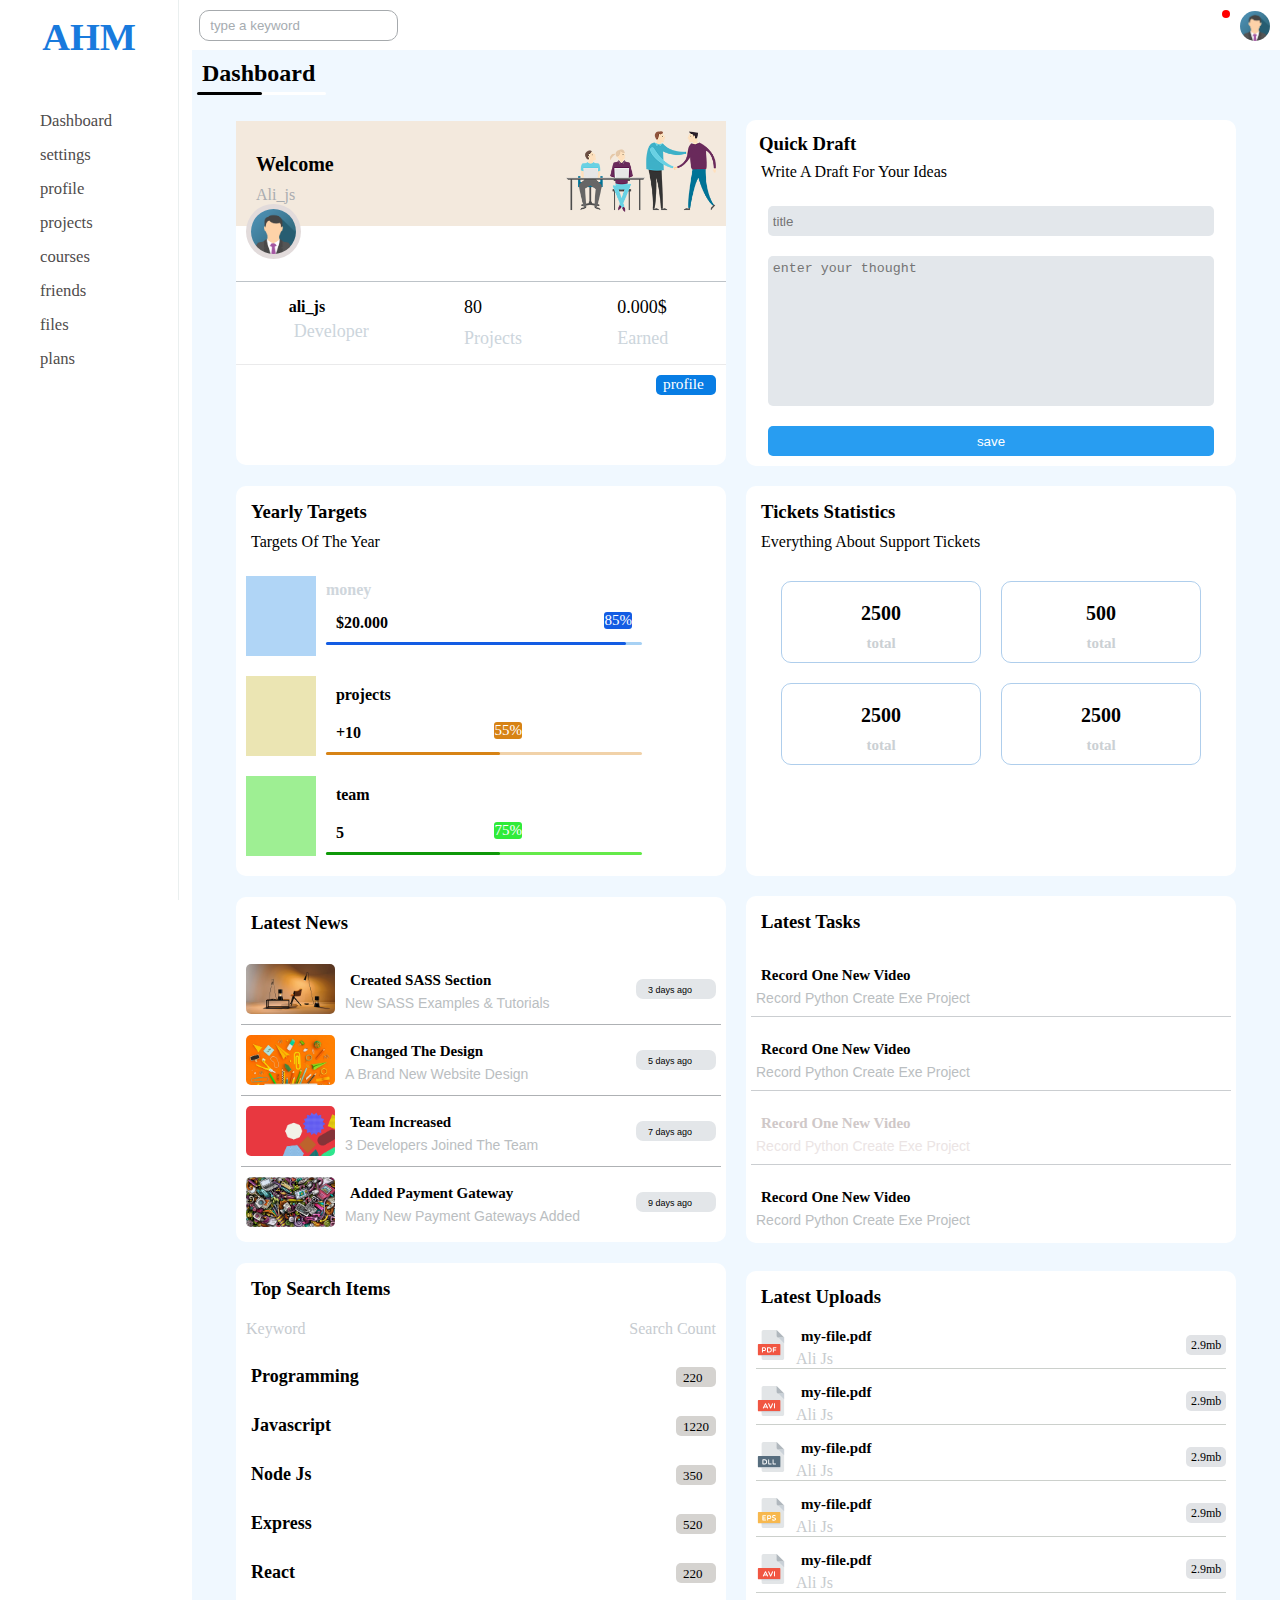
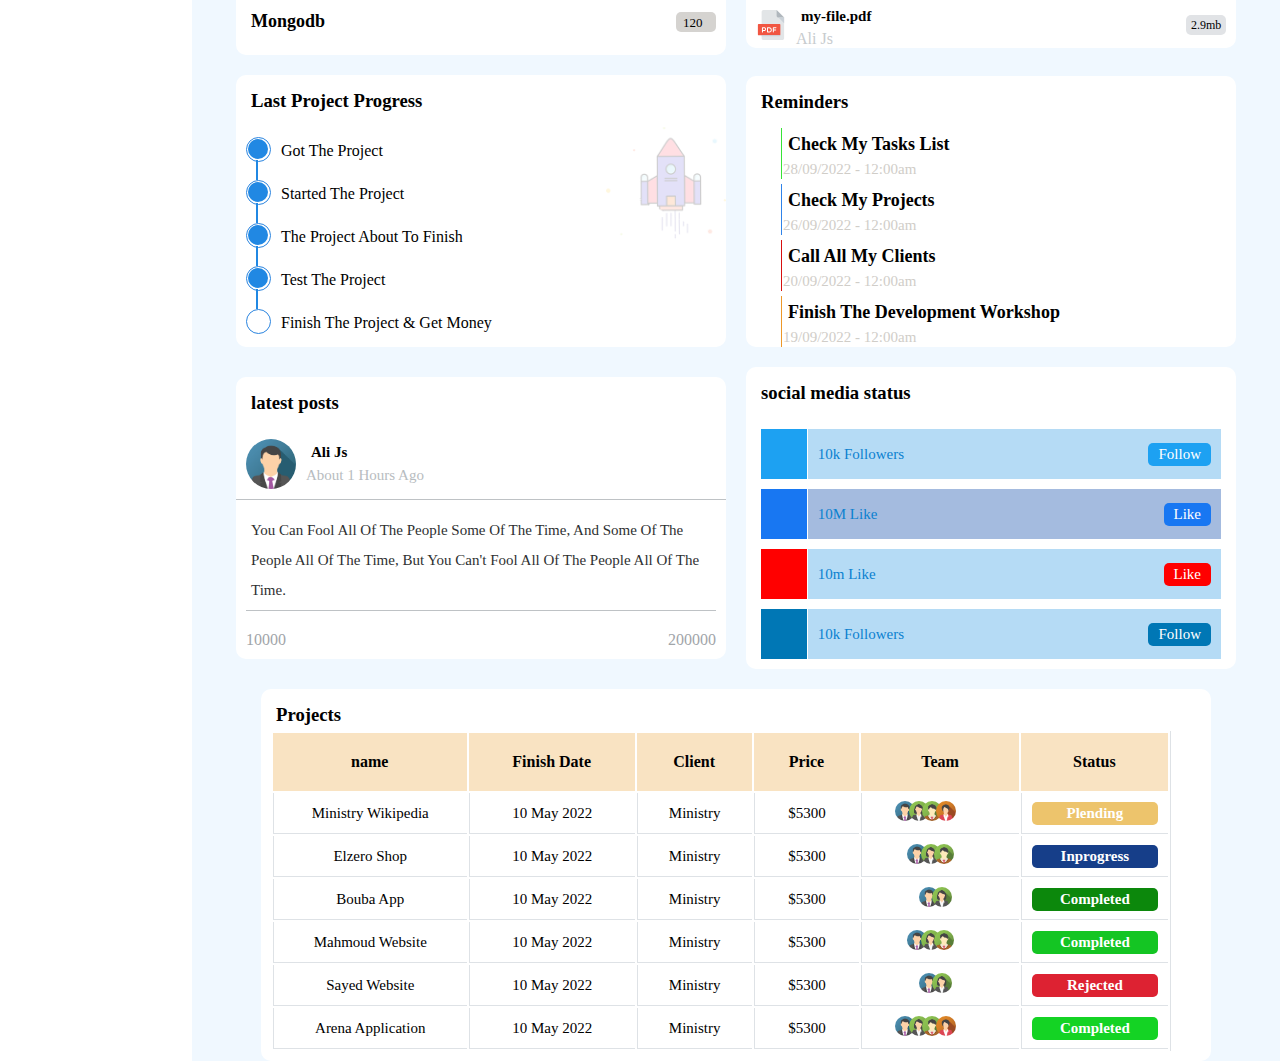
<file: index.html>
<!DOCTYPE html>
<html lang="en">

<head>
    <meta charset="UTF-8">
    <meta http-equiv="X-UA-Compatible" content="IE=edge">
    <meta name="viewport" content="width=device-width, initial-scale=1.0">
    <title>DashBoard</title>
    <link rel="stylesheet" href="css/index.css">
    <link rel="stylesheet" href="https://cdnjs.cloudflare.com/ajax/libs/font-awesome/6.2.0/css/all.min.css"
        integrity="sha512-xh6O/CkQoPOWDdYTDqeRdPCVd1SpvCA9XXcUnZS2FmJNp1coAFzvtCN9BmamE+4aHK8yyUHUSCcJHgXloTyT2A=="
        crossorigin="anonymous" referrerpolicy="no-referrer" />
</head>

<body>
       <div class="navbar">
         <div class="logo">
             <h2>AHM</h2>
             <i class="fa-solid fa-circle"></i>
         </div>
         <nav>
            <ul>
                <li><a href="index.html"><i class="fa-regular fa-chart-bar fa-fw"></i><span>Dashboard</span></a></li>
                <li><a href="setting.html"> <i class="fa-solid fa-gear fa-fw"></i> <span>settings</span></a></li>
                <li><a href="profile.html"><i class="fa-regular fa-user fa-fw"></i><span>profile</span></a></li>
                <li><a href="projects.html"><i class="fa-solid fa-diagram-project fa-fw"></i><span>projects</span></a></li>
                <li><a href="courses.html"><i class="fa-solid fa-graduation-cap fa-fw"></i><span>courses</span></a></li>
                <li><a href="friends.html"><i class="fa-regular fa-circle-user fa-fw"></i><span>friends</span></a></li>
                <li><a href="files.html"><i class="fa-regular fa-file fa-fw"></i><span>files</span></a></li>
                <li><a href="plans.html"><i class="fa-regular fa-credit-card fa-fw"></i><span> plans</span></a></li>
            </ul>
        </nav>
       </div>
       <header class="header">
           <div class="form">
            <form action="#">
                <i class="fa-solid fa-magnifying-glass"></i>
                <input type="search" value="type a keyword">
            </form>
           </div>
           <div class="user">
            <i class="fa-regular fa-bell"></i>
            <img src="imgs/team-01.png">
           </div>
       </header>
    
       <div class="container">
        <div class="heading">
            <h2>Dashboard</h2>
            <div class="layer1">
                <div class="layer2"></div>
            </div>
        </div>
         <section class="content">
            <div class="box">
                <div class="boxpart1">
                    <div class="welcome">
                        <div class="text">
                            <h4>welcome</h4>
                            <span>ali_js</span>
                        </div>
                        <div class="img">
                            <img src="imgs/welcome.png" alt="welcome">
                        </div>
                    </div>
                    <div class="userimg">
                        <img src="imgs/team-01.png">
                    </div>
                </div>
                <div class="boxpart2">
                    <div class="user">
                        <h4>ali_js</h4>
                        <p class="hint">developer</p>
                    </div>
                    <div class="project">
                        <p>80</p>
                        <p class="hint">projects</p>
                    </div>
                    <div class="earn">
                        <p>0.000$</p>
                        <p class="hint">earned</p>
                    </div>
                </div>
                <div class="boxpart3">
                    <a href="#">profile</a>
                </div>
               
            </div>

            <div class="box box2">
               <div class="head">
                 <h3>Quick Draft</h3>
                 <p>Write A Draft For Your Ideas</p>
               </div> 
               <form action="#">
                 <input type="text" placeholder="title">
                 <textarea placeholder="enter your thought"></textarea>
                 <input type="submit" class="submit" value="save">
               </form>
               
            </div>

            <div class="box box3">
               <div class="heading">
                <h3>Yearly Targets</h3>
                <p>Targets Of The Year</p>
               </div>
               <div class="box3content">
                  <div class="money">
                    <div class="icon">
                      <i class="fa-solid fa-dollar-sign fa-lg c-blue"></i> 
                    </div>
                    <div class="progress">
                        <span class="prohead">money</span>
                        <span>$20.000</span>
                        <div class="layer1">
                            <div class="layer2"></div>
                        </div>
                    </div>
                  </div>
                  <div class="project money">
                    <div class="icon">
                        <i class="fa-solid fa-code fa-lg c-orange"></i>
                    </div>
                    <div class="progress">
                        <span>projects</span>
                        <span>+10</span>
                        <div class="layer1">
                            <div class="layer2"></div>
                        </div>
                    </div>
                  </div>
                  <div class="team money">
                    <div class="icon">
                        <i class="fa-solid fa-user fa-lg c-green"></i>
                    </div>
                    <div class="progress">
                        <span>team</span>
                        <span>5</span>
                        <div class="layer1">
                            <div class="layer2"></div>
                        </div>
                    </div>
                  </div>
               </div>
            </div>
            <div class="box box4"> 
                <div class="heading">
                    <h3>Tickets Statistics</h3>
                    <p>Everything About Support Tickets</p>
                 </div>  
                   <div class="box4content">
                       <div class="box31">
                        <i class="fa-regular fa-rectangle-list fa-2x mb-10 c-orange"></i>
                        <span>2500</span>
                        <span class="hent">total</span>
                       </div>

                       <div class="box31">
                        <i class="fa-solid fa-spinner fa-2x mb-10 c-blue" style="color:rgb(23, 55, 160) ;"></i>
                        <span>500</span>
                        <span class="hent">total</span>
                       </div>

                       <div class="box31">
                        <i class="fa-regular fa-circle-check fa-2x mb-10 c-green" style="color:rgb(17, 195, 32) ;"></i>
                        <span>2500</span>
                        <span class="hent">total</span>
                       </div>

                       <div class="box31">
                        <i class="fa-regular fa-rectangle-xmark fa-2x mb-10 c-red" style="color:rgb(171, 7, 53) ;"></i>
                        <span>2500</span>
                        <span class="hent">total</span>
                       </div>
                   </div>
            </div>
            <div class="box box5">
                <div class="heading">
                 <h3>Latest News</h3>
                </div>
                <div class="box5content">
                   <div class="news">
                      <img src="imgs/news-01.png" alt="activity-01">
                      <div class="desc">
                        <div class="text">
                            <p>Created SASS Section</p>
                           <span>New SASS Examples & Tutorials</span>
                        </div>
                        <div class="time">
                            <span> 3 days ago</span>
                        </div>
                      </div>
                   </div>
                   <div class="news">
                    <img src="imgs/news-02.png" alt="activity-02">
                    <div class="desc">
                      <div class="text">
                          <p>Changed The Design</p>
                         <span>A Brand New Website Design</span>
                      </div>
                      <div class="time">
                          <span> 5 days ago</span>
                      </div>
                    </div>
                 </div>
                 <div class="news">
                    <img src="imgs/news-03.png" alt="activity-03">
                    <div class="desc">
                      <div class="text">
                          <p>Team Increased</p>
                         <span> 3 Developers Joined The Team</span>
                      </div>
                      <div class="time">
                          <span> 7 days ago</span>
                      </div>
                    </div>
                 </div>
                 <div class="news hide">
                    <img src="imgs/news-04.png" alt="activity-04">
                    <div class="desc">
                      <div class="text">
                          <p>Added Payment Gateway</p>
                         <span>Many New Payment Gateways Added</span>
                      </div>
                      <div class="time">
                          <span> 9 days ago</span>
                      </div>
                    </div>
                 </div>
                </div>
             </div>
             <div class="box box6">
                <div class="heading">
                    <h3>Latest Tasks</h3>
                   </div>
                   <div class="box6content">
                         <div class="task">
                            <div class="text">
                                <p>Record One New Video</p>
                                <span>Record Python Create Exe Project</span>
                             </div>
                             <div class="icon">
                                <i class="fa-regular fa-trash-can delete"></i>
                             </div>
                         </div>
                         <div class="task">
                            <div class="text">
                                <p>Record One New Video</p>
                                <span>Record Python Create Exe Project</span>
                             </div>
                             <div class="icon">
                                <i class="fa-regular fa-trash-can delete"></i>
                             </div>
                         </div>
                         <div class="task">
                            <div class="text">
                                <p style="color:rgb(207, 200, 200) ;">Record One New Video</p>
                                <span style="color:rgb(235, 228, 228) ;">Record Python Create Exe Project</span>
                             </div>
                             <div class="icon">
                                <i class="fa-regular fa-trash-can delete" style="color:rgb(207, 200, 200) ;"></i>
                             </div>
                         </div>
                         <div class="task" style="border:0px;">
                            <div class="text">
                                <p>Record One New Video</p>
                                <span>Record Python Create Exe Project</span>
                             </div>
                             <div class="icon">
                                <i class="fa-regular fa-trash-can delete"></i>
                             </div>
                         </div>
                   </div>
             </div>

             <div class="box box7">
                <div class="heading">
                    <h3>Top Search Items</h3>
                   </div>
                   <div class="head">
                      <span>keyword</span>
                      <span>search count</span>
                   </div>
                   <div class="searchcontent">
                    <div class="search">
                        <p>programming</p>
                         <span>220</span>
                    </div>
                    <div class="search">
                        <p>javascript</p>
                         <span>1220</span>
                    </div>
                    <div class="search">
                        <p>node js</p>
                         <span>350</span>
                    </div>
                    <div class="search">
                        <p>express</p>
                         <span>520</span>
                    </div>
                    <div class="search">
                        <p>react</p>
                         <span>220</span>
                    </div>
                    <div class="search">
                        <p>mongodb</p>
                         <span>120</span>
                    </div>
                   </div>
             </div>

             <div class="box box8">
                <div class="heading">
                    <h3>Latest Uploads</h3>
                </div>
                <div class="box8content">
                    <div class="file">
                          <div class="filecontent">
                            <img src="imgs/pdf.svg" alt="file">
                            <div class="desc">
                               <p>my-file.pdf</p>
                               <span> ali js</span>
                            </div>
                          </div>
                         <div class="size">
                            <span>2.9mb</span>
                         </div>
                    </div>
                    <div class="file">
                        <div class="filecontent">
                          <img src="imgs/avi.svg" alt="file">
                          <div class="desc">
                             <p>my-file.pdf</p>
                             <span> ali js</span>
                          </div>
                        </div>
                       <div class="size">
                          <span>2.9mb</span>
                       </div>
                    </div>
                     <div class="file">
                    <div class="filecontent">
                      <img src="imgs/dll.svg" alt="file">
                      <div class="desc">
                         <p>my-file.pdf</p>
                         <span> ali js</span>
                      </div>
                    </div>
                   <div class="size">
                      <span>2.9mb</span>
                   </div>
                     </div>
                     <div class="file">
                <div class="filecontent">
                  <img src="imgs/eps.svg" alt="file">
                  <div class="desc">
                     <p>my-file.pdf</p>
                     <span> ali js</span>
                  </div>
                </div>
               <div class="size">
                  <span>2.9mb</span>
               </div>
                     </div>
                      <div class="file">
            <div class="filecontent">
              <img src="imgs/avi.svg" alt="file">
              <div class="desc">
                 <p>my-file.pdf</p>
                 <span> ali js</span>
              </div>
            </div>
           <div class="size">
              <span>2.9mb</span>
           </div>
                      </div>
                       <div class="file" style="border:0px;">
        <div class="filecontent">
          <img src="imgs/pdf.svg" alt="file">
          <div class="desc">
             <p>my-file.pdf</p>
             <span> ali js</span>
          </div>
        </div>
       <div class="size">
          <span>2.9mb</span>
       </div>
                       </div>
                </div>
             </div>
             <div class="box box9">
                <div class="heading">
                    <h3>Last Project Progress</h3>
                </div>
                 <div class="containerprogress">
                    <div class="progress">
                        <div class="pro">
                         <div class="layer1">
                             <div class="layer2"></div>
                         </div>
                         <p>Got The Project</p>
                        </div>
                        <div class="pro">
                            <div class="layer1">
                                <div class="layer2"></div>
                            </div>
                            <p>Started The Project</p>
                           </div>
                           <div class="pro">
                            <div class="layer1">
                                <div class="layer2"></div>
                            </div>
                            <p>The Project About To Finish</p>
                           </div>
                           <div class="pro">
                            <div class="layer1">
                                <div class="layer2 animate"></div>
                            </div>
                            <p>Test The Project</p>
                           </div>
                           <div class="pro">
                            <div class="layerhide">
                                
                            </div>
                            <p>Finish The Project & Get Money</p>
                           </div>
                   </div>
                   
                 <div class="rocket">
                    <img src="imgs/project.png" alt="">
                 </div>
                 </div>
             </div>
             <div class="box box10">
                <div class="heading">
                    <h3>Reminders</h3>
                </div> 
                <div class="reminds">
                    <div class="remind">
                        <i class="fa-solid fa-circle"></i>
                        <div class="text">
                            <p>Check My Tasks List</p>
                            <span>28/09/2022 - 12:00am</span>
                        </div>
                    </div>
                    <div class="remind">
                        <i class="fa-solid fa-circle" style="color:rgb(47, 131, 233) ;"></i>
                        <div class="text" style="border-left-color:rgb(47, 131, 233) ;">
                            <p>Check My Projects</p>
                            <span>26/09/2022 - 12:00am</span>
                        </div>
                    </div>
                    <div class="remind">
                        <i class="fa-solid fa-circle" style="color:rgb(240, 36, 36) ;"></i>
                        <div class="text" style="border-left-color:rgb(215, 15, 15) ;">
                            <p>Call All My Clients</p>
                            <span>20/09/2022 - 12:00am</span>
                        </div>
                    </div>
                    <div class="remind">
                        <i class="fa-solid fa-circle" style="border-left:rgb(230, 145, 33) ;"></i>
                        <div class="text" style="border-left-color:rgb(237, 152, 41) ;">
                            <p>Finish The Development Workshop</p>
                            <span>19/09/2022 - 12:00am</span>
                        </div>
                    </div>
                </div>
             </div>
             <div class="box box11">
                <div class="heading">
                    <h3>latest posts</h3>
                </div> 
                <div class="user">
                    <img src="imgs/team-01.png" alt="user">
                    <div class="info">
                       <p>ali js</p>
                       <span>about 1 hours ago</span>
                    </div>
                </div>
                <div class="post">
                    <p>You Can Fool All Of The 
                        People Some Of The Time, And Some Of The People
                        All Of The Time, But You Can't
                         Fool All Of The People All Of The Time.
                        </p>
                </div>
                <div class="react">
                    <div class="love">
                        <i class="fa-regular fa-heart"></i>
                        <span>10000</span>
                    </div>
                    <div class="comment">
                        <i class="fa-regular fa-comments"></i>
                        <span>200000</span>
                    </div>
                </div>
             </div>
             <div class="box box12">
                <div class="heading">
                    <h3>social media status</h3>
                </div>
                <div class="socialmedia">
                    <div class="media">
                        <i class="fa-brands fa-twitter"></i>
                        <div class="details">
                            <span>10k followers</span>
                            <a href="#">follow</a>
                        </div>
                    </div>
                    <div class="media">
                        <i class="fa-brands fa-square-facebook" style="background-color:#1877F2;"></i>
                        <div class="details" style="background-color:rgb(164, 187, 223) ;">
                            <span>10M like</span>
                            <a href="#" style="background-color:#1877F2;">like</a>
                        </div>
                    </div>
                    <div class="media">
                        <i class="fa-brands fa-youtube" style="background-color:#FF0000 ;"></i>
                        <div class="details">
                            <span>10m like</span>
                            <a href="#" style="background-color:#FF0000 ;">like</a>
                        </div>
                    </div>
                    <div class="media">
                        <i class="fa-brands fa-linkedin" style="background-color:#0077B5;"></i>
                        <div class="details">
                            <span>10k followers</span>
                            <a href="#" style="background-color:#0077B5;">follow</a>
                        </div>
                    </div>
                </div>
             </div>
             <div class="box box13">
                <div class="heading">
                    <h3>Projects</h3>
                    <table>
                        <thead>
                            <tr>
                                <th> name </th>
                                <th> Finish Date </th>
                                <th> Client</th>
                                <th>Price </th>
                                <th>Team </th>
                                <th>Status</th>
                            </tr>
                        </thead>
                        <tbody>
                            <tr>
                                <td>Ministry Wikipedia</td>
                                <td>10 May 2022</td>
                                <td>Ministry</td>
                                <td>$5300</td>
                                <td>
                                    <img src="imgs/team-01.png" alt="team-01">
                                    <img src="imgs/team-02.png" alt="team-01" style="transform:translateX(-10px);">
                                    <img src="imgs/team-03.png" alt="team-01" style="transform:translateX(-20px);">
                                    <img src="imgs/team-04.png" alt="team-01"style="transform:translateX(-30px);">
                                </td>
                                <td class="status">
                                    <h6>plending</h6>
                                </td>
                            </tr>
                            <tr>
                                <td>Elzero Shop</td>
                                <td>10 May 2022</td>
                                <td>Ministry</td>
                                <td>$5300</td>
                                <td>
                                    <img src="imgs/team-01.png" alt="team-01">
                                    <img src="imgs/team-02.png" alt="team-01" style="transform:translateX(-10px);">
                                    <img src="imgs/team-03.png" alt="team-01" style="transform:translateX(-20px);">
                                </td>
                                <td class="status">
                                    <h6 style="background-color:rgb(22, 62, 137) ;">inprogress</h6>
                                  </td>
                            </tr>
                            <tr>
                                <td>Bouba App</td>
                                <td>10 May 2022</td>
                                <td>Ministry</td>
                                <td>$5300</td>
                                <td>
                                    <img src="imgs/team-01.png" alt="team-01">
                                    <img src="imgs/team-02.png" alt="team-01" style="transform:translateX(-10px);">
                                </td>
                                <td class="status">
                                    <h6 style="background-color:rgb(12, 136, 12) ;">completed</h6>
                                  </td>
                            </tr>
                            <tr>
                                <td>Mahmoud Website</td>
                                <td>10 May 2022</td>
                                <td>Ministry</td>
                                <td>$5300</td>
                                <td>
                                    <img src="imgs/team-01.png" alt="team-01">
                                    <img src="imgs/team-02.png" alt="team-01" style="transform:translateX(-10px);">
                                    <img src="imgs/team-03.png" alt="team-01" style="transform:translateX(-20px);">
                                </td>
                                <td class="status">
                                    <h6 style="background-color:rgb(20, 197, 35) ;">completed</h6>
                                  </td>
                            </tr>
                            <tr>
                                <td>Sayed Website</td>
                                <td>10 May 2022</td>
                                <td>Ministry</td>
                                <td>$5300</td>
                                <td>
                                    <img src="imgs/team-01.png" alt="team-01">
                                    <img src="imgs/team-02.png" alt="team-01" style="transform:translateX(-10px);">
                                </td>
                                <td class="status">
                                    <h6 style="background-color:rgb(221, 34, 50) ;">rejected</h6>
                                  </td>
                            </tr>
                            <tr>
                                <td>Arena Application</td>
                                <td>10 May 2022</td>
                                <td>Ministry</td>
                                <td>$5300</td>
                                <td>
                                    <img src="imgs/team-01.png" alt="team-01">
                                    <img src="imgs/team-02.png" alt="team-01" style="transform:translateX(-10px);">
                                    <img src="imgs/team-03.png" alt="team-01" style="transform:translateX(-20px);">
                                    <img src="imgs/team-04.png" alt="team-01"style="transform:translateX(-30px);">
                                </td>
                                <td class="status">
                                    <h6 style="background-color:rgb(20, 211, 36) ;">completed</h6>
                                  </td>
                            </tr>
                        </tbody>
                    </table>
                </div>     
             </div>
         </section>
       </div>

</body>

</html>
</file>
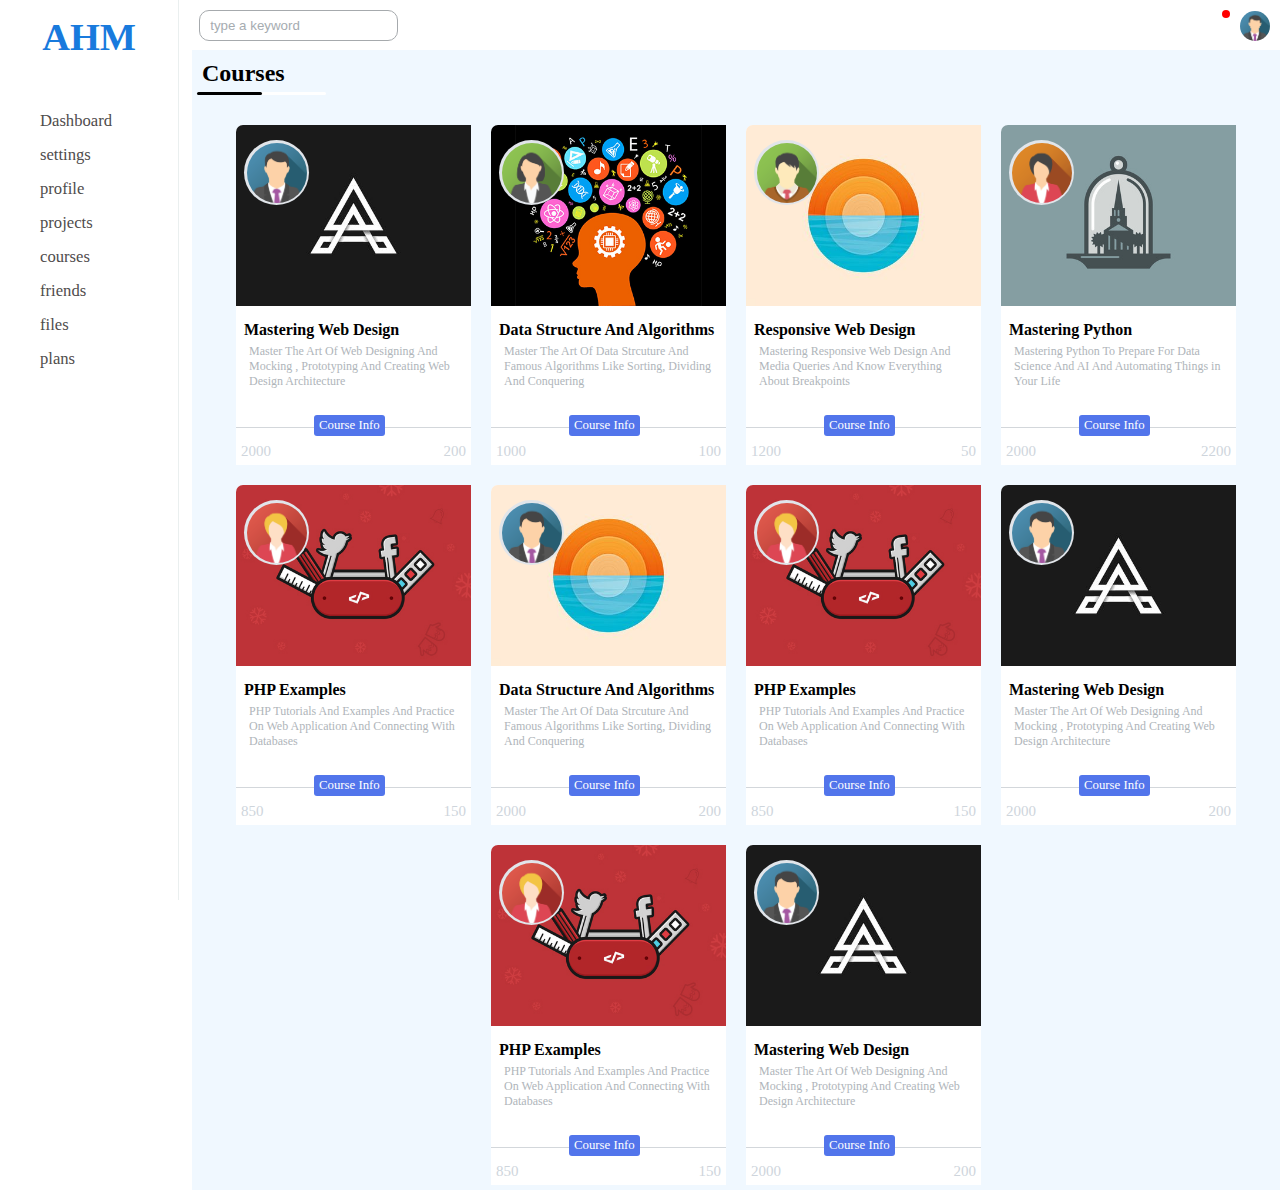
<file: courses.html>
<!DOCTYPE html>
<html lang="en">
<head>
    <meta charset="UTF-8">
    <meta http-equiv="X-UA-Compatible" content="IE=edge">
    <meta name="viewport" content="width=device-width, initial-scale=1.0">
    <title>Courses</title>
    <link rel="stylesheet" href="css/courses.css">
    <link rel="stylesheet" href="css/index.css">
    <link rel="stylesheet" href="https://cdnjs.cloudflare.com/ajax/libs/font-awesome/6.2.0/css/all.min.css"
    integrity="sha512-xh6O/CkQoPOWDdYTDqeRdPCVd1SpvCA9XXcUnZS2FmJNp1coAFzvtCN9BmamE+4aHK8yyUHUSCcJHgXloTyT2A=="
    crossorigin="anonymous" referrerpolicy="no-referrer" />
</head>
<body>
    <div class="navbar">
        <div class="logo">
            <h2>AHM</h2>
            <i class="fa-solid fa-circle"></i>
        </div>
        <nav>
          <ul>
            <li><a href="index.html"><i class="fa-regular fa-chart-bar fa-fw"></i><span>Dashboard</span></a></li>
            <li><a href="setting.html"> <i class="fa-solid fa-gear fa-fw"></i> <span>settings</span></a></li>
            <li><a href="profile.html"><i class="fa-regular fa-user fa-fw"></i><span>profile</span></a></li>
            <li><a href="projects.html"><i class="fa-solid fa-diagram-project fa-fw"></i><span>projects</span></a></li>
            <li><a href="courses.html"><i class="fa-solid fa-graduation-cap fa-fw"></i><span>courses</span></a></li>
            <li><a href="friends.html"><i class="fa-regular fa-circle-user fa-fw"></i><span>friends</span></a></li>
            <li><a href="files.html"><i class="fa-regular fa-file fa-fw"></i><span>files</span></a></li>
            <li><a href="plans.html"><i class="fa-regular fa-credit-card fa-fw"></i><span> plans</span></a></li>
        </ul>
       </nav>
      </div>
      <header class="header">
          <div class="form">
           <form action="#">
               <i class="fa-solid fa-magnifying-glass"></i>
               <input type="search" value="type a keyword">
           </form>
          </div>
          <div class="user">
           <i class="fa-regular fa-bell"></i>
           <img src="imgs/team-01.png">
          </div>
      </header>

      <div class="container">
        <div class="heading">
            <h2>courses</h2>
            <div class="layer1">
                <div class="layer2"></div>
            </div>
        </div>
        <div class="content">
              <div class="course">
                  <div class="image">
                    <img src="imgs/course-01.jpg" alt="course-01">
                    <div class="team">
                        <img src="imgs/team-01.png" alt="team-01">
                    </div>
                  </div>
                  <div class="info">
                    <h4>Mastering Web Design</h3>
                   <p>Master The Art Of Web Designing And Mocking
                    , Prototyping And Creating Web Design Architecture
                  </p>
                     <a href="#">course info</a>
                  </div>
                  
                  <div class="view">
                      <div class="person">
                        <i class="fa-regular fa-user"></i>
                        <span>2000</span>
                      </div>
                      <div class="price">
                        <i class="fa-solid fa-dollar-sign"></i>
                        <span>200</span>
                      </div>
                  </div>
              </div> 

              <div class="course">
                <div class="image">
                  <img src="imgs/course-02.jpg" alt="course-01">
                  <div class="team">
                      <img src="imgs/team-02.png" alt="team-01">
                  </div>
                </div>
                <div class="info">
                  <h4>Data Structure And Algorithms</h3>
                 <p>Master The Art Of Data Strcuture And Famous 
                    Algorithms Like Sorting, Dividing And Conquering
                </p>
                   <a href="#">course info</a>
                </div>
                
                <div class="view">
                    <div class="person">
                      <i class="fa-regular fa-user"></i>
                      <span>1000</span>
                    </div>
                    <div class="price">
                      <i class="fa-solid fa-dollar-sign"></i>
                      <span>100</span>
                    </div>
                </div>
            </div> 

            <div class="course">
                <div class="image">
                  <img src="imgs/course-03.jpg" alt="course-01">
                  <div class="team">
                      <img src="imgs/team-03.png" alt="team-01">
                  </div>
                </div>
                <div class="info">
                  <h4>Responsive Web Design</h3>
                 <p>Mastering Responsive Web Design And Media
                     Queries And Know Everything About Breakpoints
                </p>
                   <a href="#">course info</a>
                </div>
                
                <div class="view">
                    <div class="person">
                      <i class="fa-regular fa-user"></i>
                      <span>1200</span>
                    </div>
                    <div class="price">
                      <i class="fa-solid fa-dollar-sign"></i>
                      <span>50</span>
                    </div>
                </div>
            </div> 
            <div class="course">
                <div class="image">
                  <img src="imgs/course-04.jpg" alt="course-01">
                  <div class="team">
                      <img src="imgs/team-04.png" alt="team-01">
                  </div>
                </div>
                <div class="info">
                  <h4>Mastering Python</h3>
                 <p>Mastering Python To Prepare For Data Science And
                     AI And Automating Things in Your Life
                </p>
                   <a href="#">course info</a>
                </div>
                
                <div class="view">
                    <div class="person">
                      <i class="fa-regular fa-user"></i>
                      <span>2000</span>
                    </div>
                    <div class="price">
                      <i class="fa-solid fa-dollar-sign"></i>
                      <span>2200</span>
                    </div>
                </div>
            </div> 
            <div class="course">
                <div class="image">
                  <img src="imgs/course-05.jpg" alt="course-01">
                  <div class="team">
                      <img src="imgs/team-05.png" alt="team-01">
                  </div>
                </div>
                <div class="info">
                  <h4>PHP Examples</h3>
                 <p>PHP Tutorials And Examples And Practice On
                     Web Application And Connecting With Databases
                </p>
                   <a href="#">course info</a>
                </div>
                
                <div class="view">
                    <div class="person">
                      <i class="fa-regular fa-user"></i>
                      <span>850</span>
                    </div>
                    <div class="price">
                      <i class="fa-solid fa-dollar-sign"></i>
                      <span>150</span>
                    </div>
                </div>
            </div> 

            <div class="course">
                <div class="image">
                  <img src="imgs/course-03.jpg" alt="course-01">
                  <div class="team">
                      <img src="imgs/team-01.png" alt="team-01">
                  </div>
                </div>
                <div class="info">
                  <h4>Data Structure And Algorithms</h3>
                 <p>Master The Art Of Data Strcuture And Famous 
                    Algorithms Like Sorting, Dividing And Conquering
                </p>
                   <a href="#">course info</a>
                </div>
                
                <div class="view">
                    <div class="person">
                      <i class="fa-regular fa-user"></i>
                      <span>2000</span>
                    </div>
                    <div class="price">
                      <i class="fa-solid fa-dollar-sign"></i>
                      <span>200</span>
                    </div>
                </div>
            </div> 
            <div class="course">
                <div class="image">
                  <img src="imgs/course-05.jpg" alt="course-01">
                  <div class="team">
                      <img src="imgs/team-05.png" alt="team-01">
                  </div>
                </div>
                <div class="info">
                  <h4>PHP Examples</h3>
                 <p>PHP Tutorials And Examples And Practice On
                     Web Application And Connecting With Databases
                </p>
                   <a href="#">course info</a>
                </div>
                
                <div class="view">
                    <div class="person">
                      <i class="fa-regular fa-user"></i>
                      <span>850</span>
                    </div>
                    <div class="price">
                      <i class="fa-solid fa-dollar-sign"></i>
                      <span>150</span>
                    </div>
                </div>
            </div>  
            <div class="course">
                <div class="image">
                  <img src="imgs/course-01.jpg" alt="course-01">
                  <div class="team">
                      <img src="imgs/team-01.png" alt="team-01">
                  </div>
                </div>
                <div class="info">
                  <h4>Mastering Web Design</h3>
                 <p>Master The Art Of Web Designing And Mocking
                  , Prototyping And Creating Web Design Architecture
                </p>
                   <a href="#">course info</a>
                </div>
                
                <div class="view">
                    <div class="person">
                      <i class="fa-regular fa-user"></i>
                      <span>2000</span>
                    </div>
                    <div class="price">
                      <i class="fa-solid fa-dollar-sign"></i>
                      <span>200</span>
                    </div>
                </div>
            </div> 

            <div class="course">
                <div class="image">
                  <img src="imgs/course-05.jpg" alt="course-01">
                  <div class="team">
                      <img src="imgs/team-05.png" alt="team-01">
                  </div>
                </div>
                <div class="info">
                  <h4>PHP Examples</h3>
                 <p>PHP Tutorials And Examples And Practice On
                     Web Application And Connecting With Databases
                </p>
                   <a href="#">course info</a>
                </div>
                
                <div class="view">
                    <div class="person">
                      <i class="fa-regular fa-user"></i>
                      <span>850</span>
                    </div>
                    <div class="price">
                      <i class="fa-solid fa-dollar-sign"></i>
                      <span>150</span>
                    </div>
                </div>
            </div> 
            <div class="course">
                <div class="image">
                  <img src="imgs/course-01.jpg" alt="course-01">
                  <div class="team">
                      <img src="imgs/team-01.png" alt="team-01">
                  </div>
                </div>
                <div class="info">
                  <h4>Mastering Web Design</h3>
                 <p>Master The Art Of Web Designing And Mocking
                  , Prototyping And Creating Web Design Architecture
                </p>
                   <a href="#">course info</a>
                </div>
                
                <div class="view">
                    <div class="person">
                      <i class="fa-regular fa-user"></i>
                      <span>2000</span>
                    </div>
                    <div class="price">
                      <i class="fa-solid fa-dollar-sign"></i>
                      <span>200</span>
                    </div>
                </div>
            </div> 
        </div>
      </div>
</body>
</html>
</file>
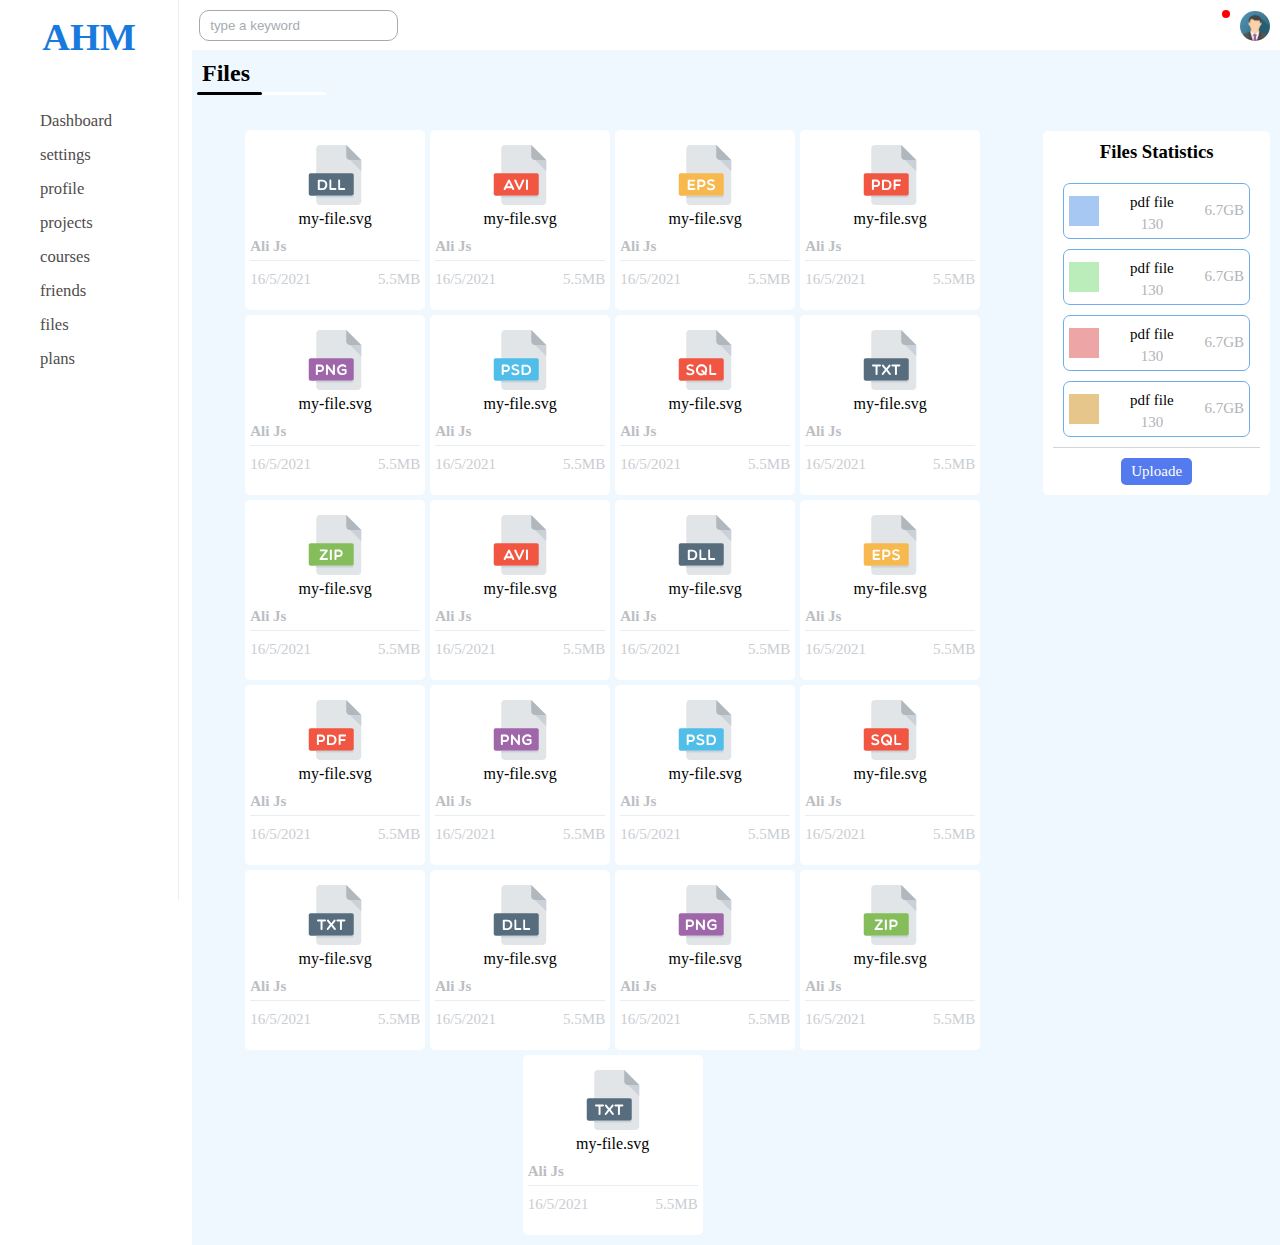
<file: files.html>
<!DOCTYPE html>
<html lang="en">
<head>
    <meta charset="UTF-8">
    <meta http-equiv="X-UA-Compatible" content="IE=edge">
    <meta name="viewport" content="width=device-width, initial-scale=1.0">
    <title>Files</title>
    <link rel="stylesheet" href="css/index.css">
    <link rel="stylesheet" href="css/files.css">
    <link rel="stylesheet" href="https://cdnjs.cloudflare.com/ajax/libs/font-awesome/6.2.0/css/all.min.css"
    integrity="sha512-xh6O/CkQoPOWDdYTDqeRdPCVd1SpvCA9XXcUnZS2FmJNp1coAFzvtCN9BmamE+4aHK8yyUHUSCcJHgXloTyT2A=="
    crossorigin="anonymous" referrerpolicy="no-referrer" />
</head>
<body>
    <div class="navbar">
        <div class="logo">
            <h2>AHM</h2>
            <i class="fa-solid fa-circle"></i>
        </div>
        <nav>
            <ul>
                <li><a href="index.html"><i class="fa-regular fa-chart-bar fa-fw"></i><span>Dashboard</span></a></li>
                <li><a href="setting.html"> <i class="fa-solid fa-gear fa-fw"></i> <span>settings</span></a></li>
                <li><a href="profile.html"><i class="fa-regular fa-user fa-fw"></i><span>profile</span></a></li>
                <li><a href="projects.html"><i class="fa-solid fa-diagram-project fa-fw"></i><span>projects</span></a></li>
                <li><a href="courses.html"><i class="fa-solid fa-graduation-cap fa-fw"></i><span>courses</span></a></li>
                <li><a href="friends.html"><i class="fa-regular fa-circle-user fa-fw"></i><span>friends</span></a></li>
                <li><a href="files.html"><i class="fa-regular fa-file fa-fw"></i><span>files</span></a></li>
                <li><a href="plans.html"><i class="fa-regular fa-credit-card fa-fw"></i><span> plans</span></a></li>
            </ul>
       </nav>
      </div>
      <header class="header">
          <div class="form">
           <form action="#">
               <i class="fa-solid fa-magnifying-glass"></i>
               <input type="search" value="type a keyword">
           </form>
          </div>
          <div class="user">
           <i class="fa-regular fa-bell"></i>
           <img src="imgs/team-01.png">
          </div>
      </header> 
      <div class="container">
        <div class="heading">
            <h2>files</h2>
            <div class="layer1">
                <div class="layer2"></div>
            </div>
        </div>
        <div class="content">
            <div class="subcontent">
                <div class="file">
                    <div class="filepart1">
                        <i class="fa-solid fa-download c-grey p-absolute"></i>
                        <div class="info">
                            <img src="imgs/dll.svg" alt="avi.svg">
                            <span>my-file.svg</span>
                        </div>
                        <h6>ali js</h6>
                    </div>
                    <div class="filepart2">
                      <span>16/5/2021</span>
                      <span>5.5MB</span>
                    </div>
                </div>
                <div class="file">
                    <div class="filepart1">
                        <i class="fa-solid fa-download c-grey p-absolute"></i>
                        <div class="info">
                            <img src="imgs/avi.svg" alt="avi.svg">
                            <span>my-file.svg</span>
                        </div>
                        <h6>ali js</h6>
                    </div>
                    <div class="filepart2">
                      <span>16/5/2021</span>
                      <span>5.5MB</span>
                    </div>
                </div>
                <div class="file">
                    <div class="filepart1">
                        <i class="fa-solid fa-download c-grey p-absolute"></i>
                        <div class="info">
                            <img src="imgs/eps.svg" alt="avi.svg">
                            <span>my-file.svg</span>
                        </div>
                        <h6>ali js</h6>
                    </div>
                    <div class="filepart2">
                      <span>16/5/2021</span>
                      <span>5.5MB</span>
                    </div>
                </div>
                <div class="file">
                    <div class="filepart1">
                        <i class="fa-solid fa-download c-grey p-absolute"></i>
                        <div class="info">
                            <img src="imgs/pdf.svg" alt="avi.svg">
                            <span>my-file.svg</span>
                        </div>
                        <h6>ali js</h6>
                    </div>
                    <div class="filepart2">
                      <span>16/5/2021</span>
                      <span>5.5MB</span>
                    </div>
                </div>
                <div class="file">
                    <div class="filepart1">
                        <i class="fa-solid fa-download c-grey p-absolute"></i>
                        <div class="info">
                            <img src="imgs/png.svg" alt="avi.svg">
                            <span>my-file.svg</span>
                        </div>
                        <h6>ali js</h6>
                    </div>
                    <div class="filepart2">
                      <span>16/5/2021</span>
                      <span>5.5MB</span>
                    </div>
                </div>
                <div class="file">
                    <div class="filepart1">
                        <i class="fa-solid fa-download c-grey p-absolute"></i>
                        <div class="info">
                            <img src="imgs/psd.svg" alt="avi.svg">
                            <span>my-file.svg</span>
                        </div>
                        <h6>ali js</h6>
                    </div>
                    <div class="filepart2">
                      <span>16/5/2021</span>
                      <span>5.5MB</span>
                    </div>
                </div>
                <div class="file">
                    <div class="filepart1">
                        <i class="fa-solid fa-download c-grey p-absolute"></i>
                        <div class="info">
                            <img src="imgs/sql.svg" alt="avi.svg">
                            <span>my-file.svg</span>
                        </div>
                        <h6>ali js</h6>
                    </div>
                    <div class="filepart2">
                      <span>16/5/2021</span>
                      <span>5.5MB</span>
                    </div>
                </div>

                <div class="file">
                    <div class="filepart1">
                        <i class="fa-solid fa-download c-grey p-absolute"></i>
                        <div class="info">
                            <img src="imgs/txt.svg" alt="avi.svg">
                            <span>my-file.svg</span>
                        </div>
                        <h6>ali js</h6>
                    </div>
                    <div class="filepart2">
                      <span>16/5/2021</span>
                      <span>5.5MB</span>
                    </div>
                </div>
                <div class="file">
                    <div class="filepart1">
                        <i class="fa-solid fa-download c-grey p-absolute"></i>
                        <div class="info">
                            <img src="imgs/zip.svg" alt="avi.svg">
                            <span>my-file.svg</span>
                        </div>
                        <h6>ali js</h6>
                    </div>
                    <div class="filepart2">
                      <span>16/5/2021</span>
                      <span>5.5MB</span>
                    </div>
                </div>
                <div class="file">
                    <div class="filepart1">
                        <i class="fa-solid fa-download c-grey p-absolute"></i>
                        <div class="info">
                            <img src="imgs/avi.svg" alt="avi.svg">
                            <span>my-file.svg</span>
                        </div>
                        <h6>ali js</h6>
                    </div>
                    <div class="filepart2">
                      <span>16/5/2021</span>
                      <span>5.5MB</span>
                    </div>
                </div>
                <div class="file">
                    <div class="filepart1">
                        <i class="fa-solid fa-download c-grey p-absolute"></i>
                        <div class="info">
                            <img src="imgs/dll.svg" alt="avi.svg">
                            <span>my-file.svg</span>
                        </div>
                        <h6>ali js</h6>
                    </div>
                    <div class="filepart2">
                      <span>16/5/2021</span>
                      <span>5.5MB</span>
                    </div>
                </div>
                <div class="file">
                    <div class="filepart1">
                        <i class="fa-solid fa-download c-grey p-absolute"></i>
                        <div class="info">
                            <img src="imgs/eps.svg" alt="avi.svg">
                            <span>my-file.svg</span>
                        </div>
                        <h6>ali js</h6>
                    </div>
                    <div class="filepart2">
                      <span>16/5/2021</span>
                      <span>5.5MB</span>
                    </div>
                </div>
                <div class="file">
                    <div class="filepart1">
                        <i class="fa-solid fa-download c-grey p-absolute"></i>
                        <div class="info">
                            <img src="imgs/pdf.svg" alt="avi.svg">
                            <span>my-file.svg</span>
                        </div>
                        <h6>ali js</h6>
                    </div>
                    <div class="filepart2">
                      <span>16/5/2021</span>
                      <span>5.5MB</span>
                    </div>
                </div>
                <div class="file">
                    <div class="filepart1">
                        <i class="fa-solid fa-download c-grey p-absolute"></i>
                        <div class="info">
                            <img src="imgs/png.svg" alt="avi.svg">
                            <span>my-file.svg</span>
                        </div>
                        <h6>ali js</h6>
                    </div>
                    <div class="filepart2">
                      <span>16/5/2021</span>
                      <span>5.5MB</span>
                    </div>
                </div>
                <div class="file">
                    <div class="filepart1">
                        <i class="fa-solid fa-download c-grey p-absolute"></i>
                        <div class="info">
                            <img src="imgs/psd.svg" alt="avi.svg">
                            <span>my-file.svg</span>
                        </div>
                        <h6>ali js</h6>
                    </div>
                    <div class="filepart2">
                      <span>16/5/2021</span>
                      <span>5.5MB</span>
                    </div>
                </div>
                <div class="file">
                    <div class="filepart1">
                        <i class="fa-solid fa-download c-grey p-absolute"></i>
                        <div class="info">
                            <img src="imgs/sql.svg" alt="avi.svg">
                            <span>my-file.svg</span>
                        </div>
                        <h6>ali js</h6>
                    </div>
                    <div class="filepart2">
                      <span>16/5/2021</span>
                      <span>5.5MB</span>
                    </div>
                </div>
                <div class="file">
                    <div class="filepart1">
                        <i class="fa-solid fa-download c-grey p-absolute"></i>
                        <div class="info">
                            <img src="imgs/txt.svg" alt="avi.svg">
                            <span>my-file.svg</span>
                        </div>
                        <h6>ali js</h6>
                    </div>
                    <div class="filepart2">
                      <span>16/5/2021</span>
                      <span>5.5MB</span>
                    </div>
                </div>
                <div class="file">
                    <div class="filepart1">
                        <i class="fa-solid fa-download c-grey p-absolute"></i>
                        <div class="info">
                            <img src="imgs/dll.svg" alt="avi.svg">
                            <span>my-file.svg</span>
                        </div>
                        <h6>ali js</h6>
                    </div>
                    <div class="filepart2">
                      <span>16/5/2021</span>
                      <span>5.5MB</span>
                    </div>
                </div>
                <div class="file">
                    <div class="filepart1">
                        <i class="fa-solid fa-download c-grey p-absolute"></i>
                        <div class="info">
                            <img src="imgs/png.svg" alt="avi.svg">
                            <span>my-file.svg</span>
                        </div>
                        <h6>ali js</h6>
                    </div>
                    <div class="filepart2">
                      <span>16/5/2021</span>
                      <span>5.5MB</span>
                    </div>
                </div>
                <div class="file">
                    <div class="filepart1">
                        <i class="fa-solid fa-download c-grey p-absolute"></i>
                        <div class="info">
                            <img src="imgs/zip.svg" alt="avi.svg">
                            <span>my-file.svg</span>
                        </div>
                        <h6>ali js</h6>
                    </div>
                    <div class="filepart2">
                      <span>16/5/2021</span>
                      <span>5.5MB</span>
                    </div>
                </div>
                <div class="file">
                    <div class="filepart1">
                        <i class="fa-solid fa-download c-grey p-absolute"></i>
                        <div class="info">
                            <img src="imgs/txt.svg" alt="avi.svg">
                            <span>my-file.svg</span>
                        </div>
                        <h6>ali js</h6>
                    </div>
                    <div class="filepart2">
                      <span>16/5/2021</span>
                      <span>5.5MB</span>
                    </div>
                </div>
            </div>
            <div class="statstic">
                 <h3>Files Statistics</h3>
                 <div class="content">
                    <div class="filestatistc">
                        <i class="fa-regular fa-file-pdf fa-lg blue center-flex c-blue icon"></i>
                        <div class="count">
                            <p>pdf file</p>
                            <span>130</span>
                        </div>
                        <span>6.7GB</span>
                    </div>
                    <div class="filestatistc">
                        <i class="fa-regular fa-images fa-lg green center-flex c-green icon" style="background-color:rgb(186, 237, 186) ; color: rgb(119, 237, 119); padding:12px 0px 0px 5px; "></i>
                        <div class="count">
                            <p>pdf file</p>
                            <span>130</span>
                        </div>
                        <span>6.7GB</span>
                    </div>
                    <div class="filestatistc">
                        <i class="fa-regular fa-file-word fa-lg red center-flex c-red icon" style="background-color:rgb(238, 165, 165) ; color: rgb(231, 105, 105); "></i>
                        <div class="count">
                            <p>pdf file</p>
                            <span>130</span>
                        </div>
                        <span>6.7GB</span>
                    </div>
                    <div class="filestatistc">
                        <i class="fa-solid fa-file-csv fa-lg orange center-flex c-orange icon" style="background-color: rgb(231, 198, 139) ; color: rgb(240, 182, 73); "></i>
                        <div class="count">
                            <p>pdf file</p>
                            <span>130</span>
                        </div>
                        <span>6.7GB</span>
                    </div>
                   
                 </div>
                 <a href="#">uploade</a>
            </div>
        </div>
      </div>
</body>
</html>
</file>
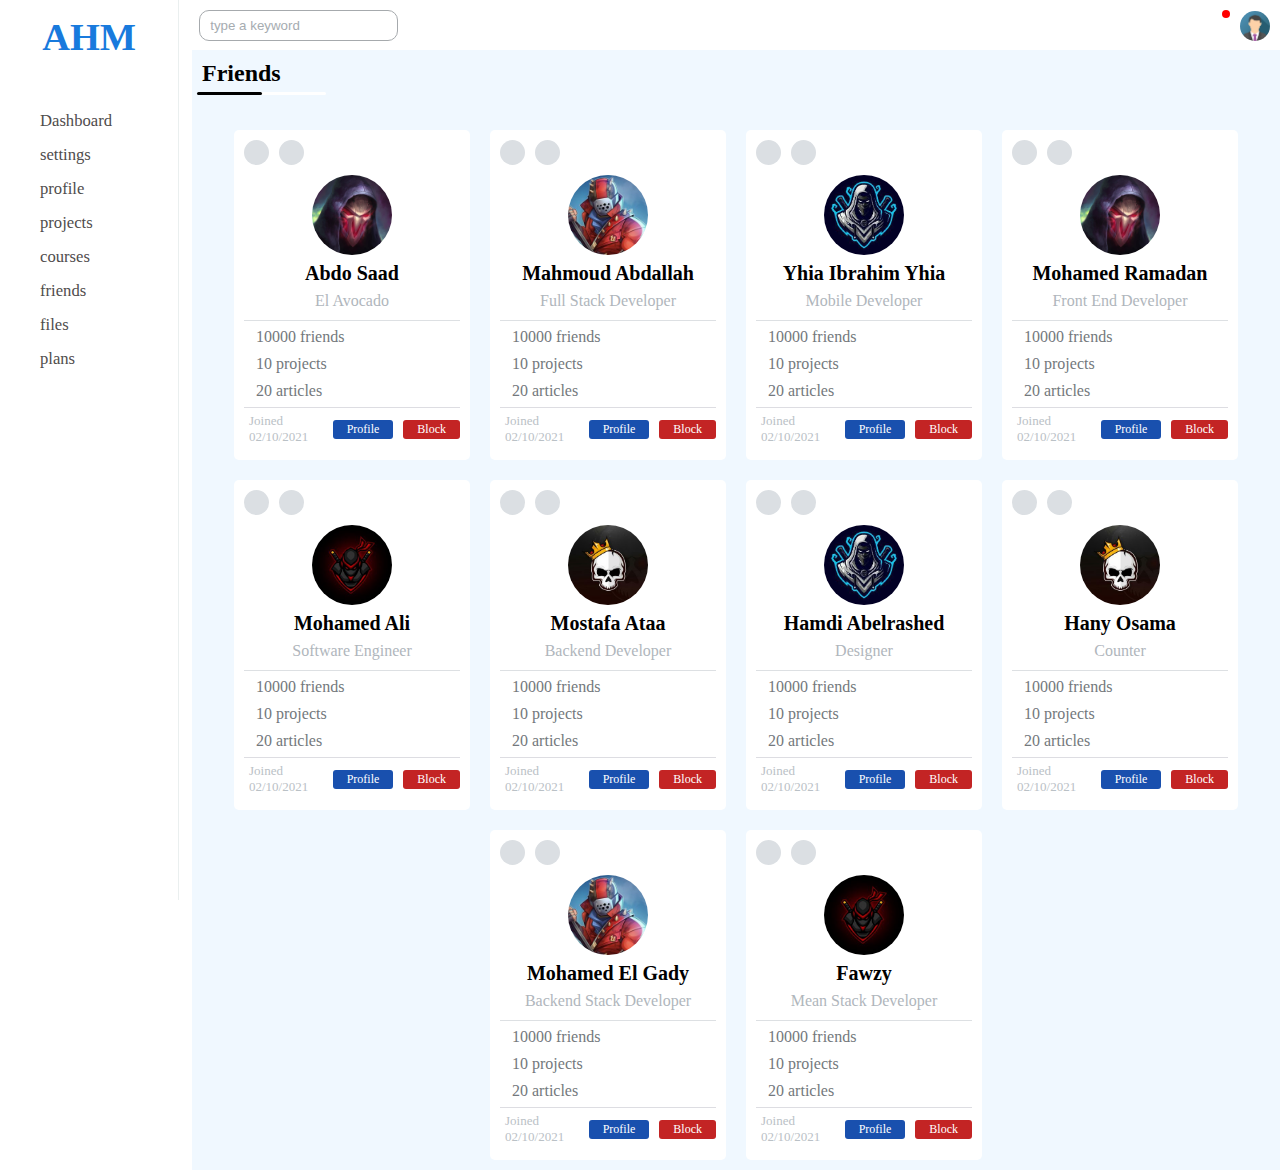
<file: friends.html>
<!DOCTYPE html>
<html lang="en">
<head>
    <meta charset="UTF-8">
    <meta http-equiv="X-UA-Compatible" content="IE=edge">
    <meta name="viewport" content="width=device-width, initial-scale=1.0">
    <title>Friends</title>
    <link rel="stylesheet" href="css/index.css">
    <link rel="stylesheet" href="css/friends.css">
    <link rel="stylesheet" href="https://cdnjs.cloudflare.com/ajax/libs/font-awesome/6.2.0/css/all.min.css"
    integrity="sha512-xh6O/CkQoPOWDdYTDqeRdPCVd1SpvCA9XXcUnZS2FmJNp1coAFzvtCN9BmamE+4aHK8yyUHUSCcJHgXloTyT2A=="
    crossorigin="anonymous" referrerpolicy="no-referrer" />
</head>
<body>
    <div class="navbar">
        <div class="logo">
            <h2>AHM</h2>
            <i class="fa-solid fa-circle"></i>
        </div>
        <nav>
            <ul>
                <li><a href="index.html"><i class="fa-regular fa-chart-bar fa-fw"></i><span>Dashboard</span></a></li>
                <li><a href="setting.html"> <i class="fa-solid fa-gear fa-fw"></i> <span>settings</span></a></li>
                <li><a href="profile.html"><i class="fa-regular fa-user fa-fw"></i><span>profile</span></a></li>
                <li><a href="projects.html"><i class="fa-solid fa-diagram-project fa-fw"></i><span>projects</span></a></li>
                <li><a href="courses.html"><i class="fa-solid fa-graduation-cap fa-fw"></i><span>courses</span></a></li>
                <li><a href="friends.html"><i class="fa-regular fa-circle-user fa-fw"></i><span>friends</span></a></li>
                <li><a href="files.html"><i class="fa-regular fa-file fa-fw"></i><span>files</span></a></li>
                <li><a href="plans.html"><i class="fa-regular fa-credit-card fa-fw"></i><span> plans</span></a></li>
            </ul>
       </nav>
      </div>
      <header class="header">
          <div class="form">
           <form action="#">
               <i class="fa-solid fa-magnifying-glass"></i>
               <input type="search" value="type a keyword">
           </form>
          </div>
          <div class="user">
           <i class="fa-regular fa-bell"></i>
           <img src="imgs/team-01.png">
          </div>
      </header>
      <div class="container">
        <div class="heading">
            <h2>Friends</h2>
            <div class="layer1">
                <div class="layer2"></div>
            </div>
        </div>
        <div class="content">
            <div class="friend">
                <div class="person">
                    <div class="contact">
                        <i class="fa-regular fa-envelope"></i>
                        <i class="fa-solid fa-phone"></i>
                    </div>
                    <div class="profile">
                        <img src="imgs/friend-03.jpg" alt="friend-01">
                        <h3>abdo saad</h3>
                        <span>el avocado</span>
                    </div>
                </div>

                <div class="details">
                    <div class="friends detail">
                        <i class="fa-regular fa-face-smile fa-fw"></i>
                        <span>10000 friends</span>
                    </div>
                    <div class="projects detail">
                        <i class="fa-solid fa-code-commit fa-fw"></i>
                        <span>10 projects</span>
                    </div>
                    <div class="articles detail">
                        <i class="fa-regular fa-newspaper fa-fw"></i>
                        <span>20 articles</span>
                    </div>
                </div>
                <div class="controlpanale">
                    <p>Joined 02/10/2021</p>
                    <div class="control">
                        <a class="profile" href="profile.html">profile</a>
                        <a class="block" href="#">block</a>
                    </div>
                </div>
            </div>
            <div class="friend">
                <div class="person">
                    <div class="contact">
                        <i class="fa-regular fa-envelope"></i>
                        <i class="fa-solid fa-phone"></i>
                    </div>
                    <div class="profile">
                        <img src="imgs/friend-01.jpg" alt="friend-01">
                        <h3>mahmoud abdallah</h3>
                        <span>full stack developer</span>
                    </div>
                </div>

                <div class="details">
                    <div class="friends detail">
                        <i class="fa-regular fa-face-smile fa-fw"></i>
                        <span>10000 friends</span>
                    </div>
                    <div class="projects detail">
                        <i class="fa-solid fa-code-commit fa-fw"></i>
                        <span>10 projects</span>
                    </div>
                    <div class="articles detail">
                        <i class="fa-regular fa-newspaper fa-fw"></i>
                        <span>20 articles</span>
                    </div>
                </div>
                <div class="controlpanale">
                    <p>Joined 02/10/2021</p>
                    <div class="control">
                        <a class="profile" href="profile.html">profile</a>
                        <a class="block" href="#">block</a>
                    </div>
                </div>
            </div>
            <div class="friend">
                <div class="person">
                    <div class="contact">
                        <i class="fa-regular fa-envelope"></i>
                        <i class="fa-solid fa-phone"></i>
                    </div>
                    <div class="profile">
                        <img src="imgs/friend-02.jpg" alt="friend-01">
                        <h3>yhia ibrahim yhia</h3>
                        <span>mobile developer</span>
                    </div>
                </div>

                <div class="details">
                    <div class="friends detail">
                        <i class="fa-regular fa-face-smile fa-fw"></i>
                        <span>10000 friends</span>
                    </div>
                    <div class="projects detail">
                        <i class="fa-solid fa-code-commit fa-fw"></i>
                        <span>10 projects</span>
                    </div>
                    <div class="articles detail">
                        <i class="fa-regular fa-newspaper fa-fw"></i>
                        <span>20 articles</span>
                    </div>
                </div>
                <div class="controlpanale">
                    <p>Joined 02/10/2021</p>
                    <div class="control">
                        <a class="profile" href="profile.html">profile</a>
                        <a class="block" href="#">block</a>
                    </div>
                </div>
            </div>
            <div class="friend">
                <div class="person">
                    <div class="contact">
                        <i class="fa-regular fa-envelope"></i>
                        <i class="fa-solid fa-phone"></i>
                    </div>
                    <div class="profile">
                        <img src="imgs/friend-03.jpg" alt="friend-01">
                        <h3>mohamed ramadan</h3>
                        <span>front end developer</span>
                    </div>
                </div>

                <div class="details">
                    <div class="friends detail">
                        <i class="fa-regular fa-face-smile fa-fw"></i>
                        <span>10000 friends</span>
                    </div>
                    <div class="projects detail">
                        <i class="fa-solid fa-code-commit fa-fw"></i>
                        <span>10 projects</span>
                    </div>
                    <div class="articles detail">
                        <i class="fa-regular fa-newspaper fa-fw"></i>
                        <span>20 articles</span>
                    </div>
                </div>
                <div class="controlpanale">
                    <p>Joined 02/10/2021</p>
                    <div class="control">
                        <a class="profile" href="profile.html">profile</a>
                        <a class="block" href="#">block</a>
                    </div>
                </div>
            </div>
            <div class="friend">
                <div class="person">
                    <div class="contact">
                        <i class="fa-regular fa-envelope"></i>
                        <i class="fa-solid fa-phone"></i>
                    </div>
                    <div class="profile">
                        <img src="imgs/friend-04.jpg" alt="friend-01">
                        <h3>mohamed ali</h3>
                        <span>software engineer</span>
                    </div>
                </div>

                <div class="details">
                    <div class="friends detail">
                        <i class="fa-regular fa-face-smile fa-fw"></i>
                        <span>10000 friends</span>
                    </div>
                    <div class="projects detail">
                        <i class="fa-solid fa-code-commit fa-fw"></i>
                        <span>10 projects</span>
                    </div>
                    <div class="articles detail">
                        <i class="fa-regular fa-newspaper fa-fw"></i>
                        <span>20 articles</span>
                    </div>
                </div>
                <div class="controlpanale">
                    <p>Joined 02/10/2021</p>
                    <div class="control">
                        <a class="profile" href="profile.html">profile</a>
                        <a class="block" href="#">block</a>
                    </div>
                </div>
            </div>
            <div class="friend">
                <div class="person">
                    <div class="contact">
                        <i class="fa-regular fa-envelope"></i>
                        <i class="fa-solid fa-phone"></i>
                    </div>
                    <div class="profile">
                        <img src="imgs/friend-05.jpg" alt="friend-01">
                        <h3>mostafa ataa</h3>
                        <span>backend developer</span>
                    </div>
                </div>

                <div class="details">
                    <div class="friends detail">
                        <i class="fa-regular fa-face-smile fa-fw"></i>
                        <span>10000 friends</span>
                    </div>
                    <div class="projects detail">
                        <i class="fa-solid fa-code-commit fa-fw"></i>
                        <span>10 projects</span>
                    </div>
                    <div class="articles detail">
                        <i class="fa-regular fa-newspaper fa-fw"></i>
                        <span>20 articles</span>
                    </div>
                </div>
                <div class="controlpanale">
                    <p>Joined 02/10/2021</p>
                    <div class="control">
                        <a class="profile" href="profile.html">profile</a>
                        <a class="block" href="#">block</a>
                    </div>
                </div>
            </div>
            <div class="friend">
                <div class="person">
                    <div class="contact">
                        <i class="fa-regular fa-envelope"></i>
                        <i class="fa-solid fa-phone"></i>
                    </div>
                    <div class="profile">
                        <img src="imgs/friend-02.jpg" alt="friend-01">
                        <h3>hamdi abelrashed</h3>
                        <span>designer</span>
                    </div>
                </div>

                <div class="details">
                    <div class="friends detail">
                        <i class="fa-regular fa-face-smile fa-fw"></i>
                        <span>10000 friends</span>
                    </div>
                    <div class="projects detail">
                        <i class="fa-solid fa-code-commit fa-fw"></i>
                        <span>10 projects</span>
                    </div>
                    <div class="articles detail">
                        <i class="fa-regular fa-newspaper fa-fw"></i>
                        <span>20 articles</span>
                    </div>
                </div>
                <div class="controlpanale">
                    <p>Joined 02/10/2021</p>
                    <div class="control">
                        <a class="profile" href="profile.html">profile</a>
                        <a class="block" href="#">block</a>
                    </div>
                </div>
            </div>
           
            <div class="friend">
                <div class="person">
                    <div class="contact">
                        <i class="fa-regular fa-envelope"></i>
                        <i class="fa-solid fa-phone"></i>
                    </div>
                    <div class="profile">
                        <img src="imgs/friend-05.jpg" alt="friend-01">
                        <h3>hany osama</h3>
                        <span>counter</span>
                    </div>
                </div>

                <div class="details">
                    <div class="friends detail">
                        <i class="fa-regular fa-face-smile fa-fw"></i>
                        <span>10000 friends</span>
                    </div>
                    <div class="projects detail">
                        <i class="fa-solid fa-code-commit fa-fw"></i>
                        <span>10 projects</span>
                    </div>
                    <div class="articles detail">
                        <i class="fa-regular fa-newspaper fa-fw"></i>
                        <span>20 articles</span>
                    </div>
                </div>
                <div class="controlpanale">
                    <p>Joined 02/10/2021</p>
                    <div class="control">
                        <a class="profile" href="profile.html">profile</a>
                        <a class="block" href="#">block</a>
                    </div>
                </div>
            </div>
            <div class="friend">
                <div class="person">
                    <div class="contact">
                        <i class="fa-regular fa-envelope"></i>
                        <i class="fa-solid fa-phone"></i>
                    </div>
                    <div class="profile">
                        <img src="imgs/friend-01.jpg" alt="friend-01">
                        <h3>mohamed el gady</h3>
                        <span>backend stack developer</span>
                    </div>
                </div>

                <div class="details">
                    <div class="friends detail">
                        <i class="fa-regular fa-face-smile fa-fw"></i>
                        <span>10000 friends</span>
                    </div>
                    <div class="projects detail">
                        <i class="fa-solid fa-code-commit fa-fw"></i>
                        <span>10 projects</span>
                    </div>
                    <div class="articles detail">
                        <i class="fa-regular fa-newspaper fa-fw"></i>
                        <span>20 articles</span>
                    </div>
                </div>
                <div class="controlpanale">
                    <p>Joined 02/10/2021</p>
                    <div class="control">
                        <a class="profile" href="profile.html">profile</a>
                        <a class="block" href="#">block</a>
                    </div>
                </div>
            </div>
            <div class="friend">
                <div class="person">
                    <div class="contact">
                        <i class="fa-regular fa-envelope"></i>
                        <i class="fa-solid fa-phone"></i>
                    </div>
                    <div class="profile">
                        <img src="imgs/friend-04.jpg" alt="friend-01">
                        <h3>fawzy</h3>
                        <span>mean stack developer</span>
                    </div>
                </div>

                <div class="details">
                    <div class="friends detail">
                        <i class="fa-regular fa-face-smile fa-fw"></i>
                        <span>10000 friends</span>
                    </div>
                    <div class="projects detail">
                        <i class="fa-solid fa-code-commit fa-fw"></i>
                        <span>10 projects</span>
                    </div>
                    <div class="articles detail">
                        <i class="fa-regular fa-newspaper fa-fw"></i>
                        <span>20 articles</span>
                    </div>
                </div>
                <div class="controlpanale">
                    <p>Joined 02/10/2021</p>
                    <div class="control">
                        <a class="profile" href="profile.html">profile</a>
                        <a class="block" href="#">block</a>
                    </div>
                </div>
            </div>
        </div>
      </div>
</body>
</html>
</file>
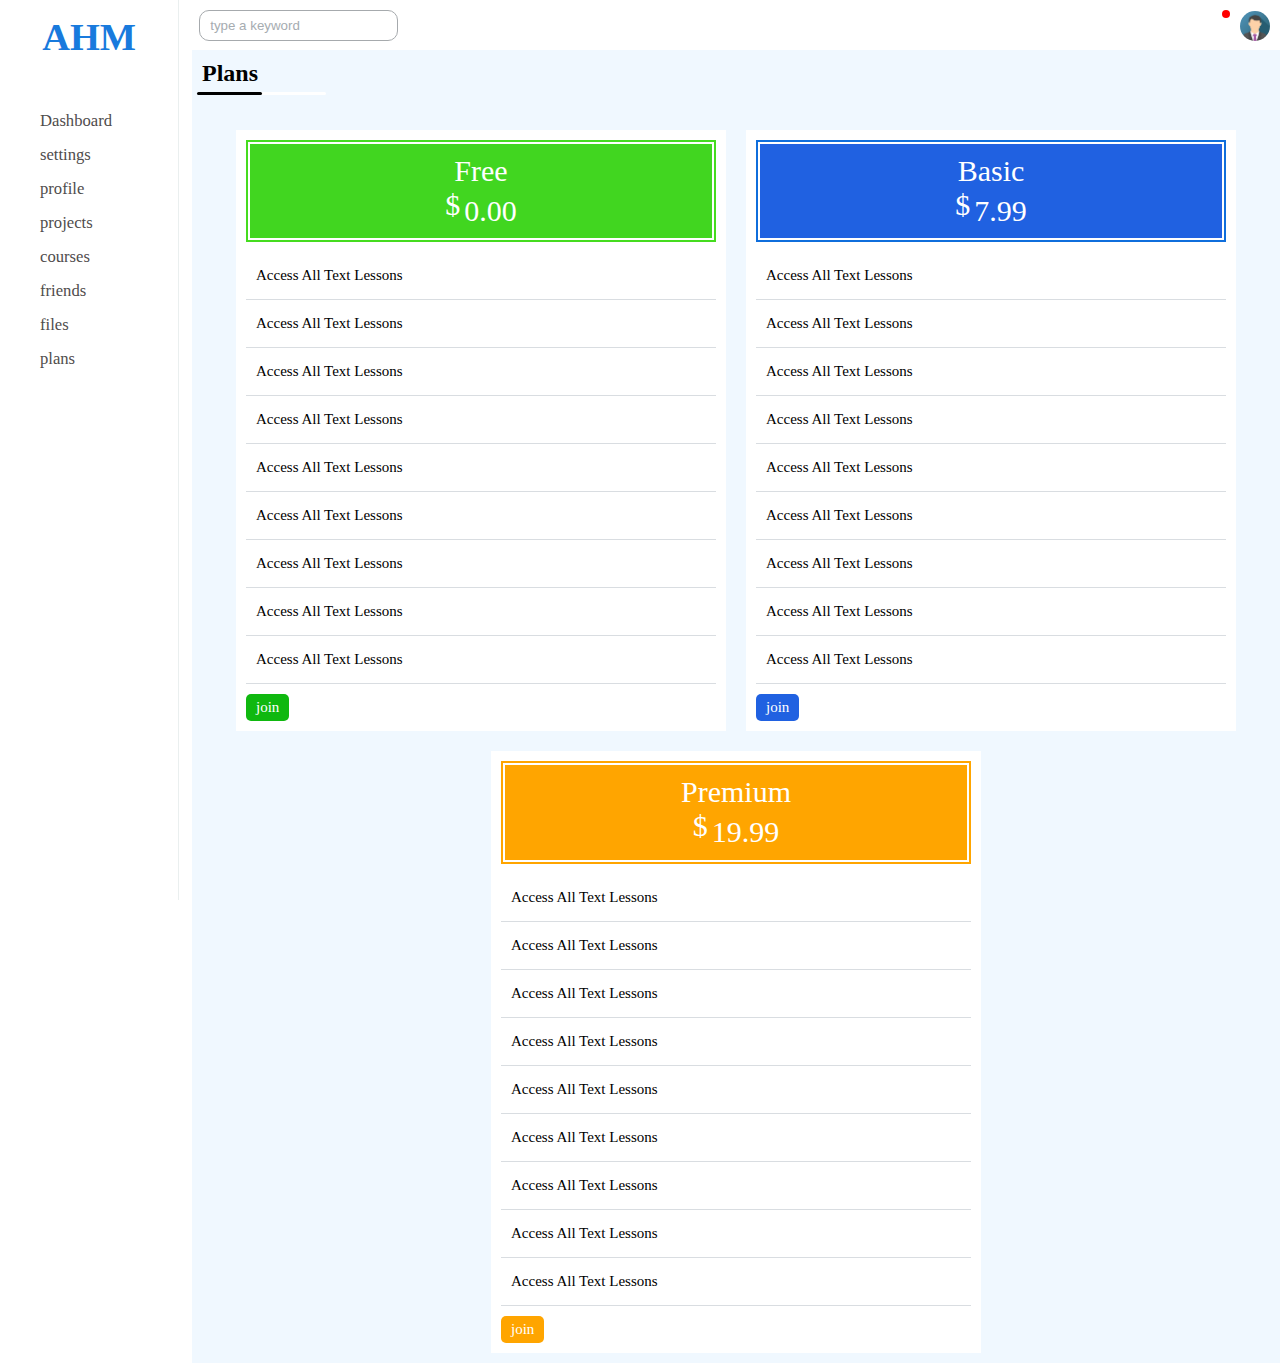
<file: plans.html>
<!DOCTYPE html>
<html lang="en">
<head>
    <meta charset="UTF-8">
    <meta http-equiv="X-UA-Compatible" content="IE=edge">
    <meta name="viewport" content="width=device-width, initial-scale=1.0">
    <title>Plans</title>
    <link rel="stylesheet" href="css/index.css">
    <link rel="stylesheet" href="css/plans.css">
    <link rel="stylesheet" href="https://cdnjs.cloudflare.com/ajax/libs/font-awesome/6.2.0/css/all.min.css"
    integrity="sha512-xh6O/CkQoPOWDdYTDqeRdPCVd1SpvCA9XXcUnZS2FmJNp1coAFzvtCN9BmamE+4aHK8yyUHUSCcJHgXloTyT2A=="
    crossorigin="anonymous" referrerpolicy="no-referrer" />
</head>
<body>
    <div class="navbar">
        <div class="logo">
            <h2>AHM</h2>
            <i class="fa-solid fa-circle"></i>
        </div>
        <nav>
            <ul>
                <li><a href="index.html"><i class="fa-regular fa-chart-bar fa-fw"></i><span>Dashboard</span></a></li>
                <li><a href="setting.html"> <i class="fa-solid fa-gear fa-fw"></i> <span>settings</span></a></li>
                <li><a href="profile.html"><i class="fa-regular fa-user fa-fw"></i><span>profile</span></a></li>
                <li><a href="projects.html"><i class="fa-solid fa-diagram-project fa-fw"></i><span>projects</span></a></li>
                <li><a href="courses.html"><i class="fa-solid fa-graduation-cap fa-fw"></i><span>courses</span></a></li>
                <li><a href="friends.html"><i class="fa-regular fa-circle-user fa-fw"></i><span>friends</span></a></li>
                <li><a href="files.html"><i class="fa-regular fa-file fa-fw"></i><span>files</span></a></li>
                <li><a href="plans.html"><i class="fa-regular fa-credit-card fa-fw"></i><span> plans</span></a></li>
            </ul>
       </nav>
      </div>
      <header class="header">
          <div class="form">
           <form action="#">
               <i class="fa-solid fa-magnifying-glass"></i>
               <input type="search" value="type a keyword">
           </form>
          </div>
          <div class="user">
           <i class="fa-regular fa-bell"></i>
           <img src="imgs/team-01.png">
          </div>
      </header> 
      <div class="container">
        <div class="heading">
            <h2>plans</h2>
            <div class="layer1">
                <div class="layer2"></div>
            </div>
        </div>
        <div class="content">
            <div class="plan">
                <div class="border">
                    <div class="heading">
                        <span>free</span>
                       <d class="price">
                        <sup>$</sup>
                        <span>0.00</span>
                       </d>
                    </div>
                </div>
                <div class="features">
                    <div class="feature">
                         <div class="feat">
                            <i class="fa-solid fa-check fa-fw yes"></i>
                             <p>Access All Text Lessons</p>
                         </div>
                        <i class="fa-solid fa-circle-info help"></i>
                    </div>
                    <div class="feature">
                        <div class="feat">
                           <i class="fa-solid fa-check fa-fw yes"></i>
                            <p>Access All Text Lessons</p>
                        </div>
                       <i class="fa-solid fa-circle-info help"></i>
                   </div>
                   <div class="feature">
                    <div class="feat">
                       <i class="fa-solid fa-check fa-fw yes"></i>
                        <p>Access All Text Lessons</p>
                    </div>
                   <i class="fa-solid fa-circle-info help"></i>
               </div>
               <div class="feature">
                <div class="feat">
                   <i class="fa-solid fa-check fa-fw yes"></i>
                    <p>Access All Text Lessons</p>
                </div>
               <i class="fa-solid fa-circle-info help"></i>
                </div>
                <div class="feature">
                    <div class="feat">
                        <i class="fa-solid fa-xmark fa-fw" style="color:rgb(235, 80, 80) ;"></i>
                        <p>Access All Text Lessons</p>
                    </div>
                   <i class="fa-solid fa-circle-info help"></i>
               </div>
               <div class="feature">
                <div class="feat">
                    <i class="fa-solid fa-xmark fa-fw" style="color:rgb(235, 80, 80) ;"></i>
                    <p>Access All Text Lessons</p>
                </div>
               <i class="fa-solid fa-circle-info help"></i>
               </div>
               <div class="feature">
                <div class="feat">
                    <i class="fa-solid fa-xmark fa-fw" style="color:rgb(235, 80, 80) ;"></i>
                    <p>Access All Text Lessons</p>
                </div>
               <i class="fa-solid fa-circle-info help"></i>
               </div>
               <div class="feature">
                <div class="feat">
                    <i class="fa-solid fa-xmark fa-fw" style="color:rgb(235, 80, 80) ;"></i>
                    <p>Access All Text Lessons</p>
                </div>
               <i class="fa-solid fa-circle-info help"></i>
                 </div>
                 <div class="feature">
                    <div class="feat">
                        <i class="fa-solid fa-xmark fa-fw" style="color:rgb(235, 80, 80) ;"></i>
                        <p>Access All Text Lessons</p>
                    </div>
                   <i class="fa-solid fa-circle-info help"></i>
                  </div>
                </div>
                <a href="#">join</a>
            </div>
            <div class="plan">
                <div class="border" style="border-color:rgb(15, 110, 220) ;">
                    <div class="heading" style="background-color:rgb(32, 97, 225) ;" >
                        <span>basic</span>
                       <d class="price">
                        <sup>$</sup>
                        <span>7.99</span>
                       </d>
                    </div>
                </div>
                <div class="features">
                    <div class="feature">
                         <div class="feat">
                            <i class="fa-solid fa-check fa-fw yes"></i>
                             <p>Access All Text Lessons</p>
                         </div>
                        <i class="fa-solid fa-circle-info help"></i>
                    </div>
                    <div class="feature">
                        <div class="feat">
                           <i class="fa-solid fa-check fa-fw yes"></i>
                            <p>Access All Text Lessons</p>
                        </div>
                       <i class="fa-solid fa-circle-info help"></i>
                   </div>
                   <div class="feature">
                    <div class="feat">
                       <i class="fa-solid fa-check fa-fw yes"></i>
                        <p>Access All Text Lessons</p>
                    </div>
                   <i class="fa-solid fa-circle-info help"></i>
               </div>
               <div class="feature">
                <div class="feat">
                   <i class="fa-solid fa-check fa-fw yes"></i>
                    <p>Access All Text Lessons</p>
                </div>
               <i class="fa-solid fa-circle-info help"></i>
                </div>
                <div class="feature">
                    <div class="feat">
                       <i class="fa-solid fa-check fa-fw yes"></i>
                        <p>Access All Text Lessons</p>
                    </div>
                   <i class="fa-solid fa-circle-info help"></i>
               </div>
               <div class="feature">
                <div class="feat">
                   <i class="fa-solid fa-check fa-fw yes"></i>
                    <p>Access All Text Lessons</p>
                </div>
               <i class="fa-solid fa-circle-info help"></i>
               </div>
               <div class="feature">
                <div class="feat">
                    <i class="fa-solid fa-xmark fa-fw" style="color:rgb(235, 80, 80) ;"></i>
                    <p>Access All Text Lessons</p>
                </div>
               <i class="fa-solid fa-circle-info help"></i>
               </div>
               <div class="feature">
                <div class="feat">
                    <i class="fa-solid fa-xmark fa-fw" style="color:rgb(235, 80, 80) ;"></i>
                    <p>Access All Text Lessons</p>
                </div>
               <i class="fa-solid fa-circle-info help"></i>
                 </div>
                 <div class="feature">
                    <div class="feat">
                        <i class="fa-solid fa-xmark fa-fw" style="color:rgb(235, 80, 80) ;"></i>
                        <p>Access All Text Lessons</p>
                    </div>
                   <i class="fa-solid fa-circle-info help"></i>
                  </div>
                </div>
                <a href="#" style="background-color:rgb(32, 97, 225);">join</a>
            </div>
            <div class="plan">
                <div class="border" style="border-color:orange;">
                    <div class="heading" style="background-color:orange ;">
                        <span>premium</span>
                       <d class="price">
                        <sup>$</sup>
                        <span>19.99</span>
                       </d>
                    </div>
                </div>
                <div class="features">
                    <div class="feature">
                         <div class="feat">
                            <i class="fa-solid fa-check fa-fw yes"></i>
                             <p>Access All Text Lessons</p>
                         </div>
                        <i class="fa-solid fa-circle-info help"></i>
                    </div>
                    <div class="feature">
                        <div class="feat">
                           <i class="fa-solid fa-check fa-fw yes"></i>
                            <p>Access All Text Lessons</p>
                        </div>
                       <i class="fa-solid fa-circle-info help"></i>
                   </div>
                   <div class="feature">
                    <div class="feat">
                       <i class="fa-solid fa-check fa-fw yes"></i>
                        <p>Access All Text Lessons</p>
                    </div>
                   <i class="fa-solid fa-circle-info help"></i>
               </div>
               <div class="feature">
                <div class="feat">
                   <i class="fa-solid fa-check fa-fw yes"></i>
                    <p>Access All Text Lessons</p>
                </div>
               <i class="fa-solid fa-circle-info help"></i>
                </div>
                <div class="feature">
                    <div class="feat">
                       <i class="fa-solid fa-check fa-fw yes"></i>
                        <p>Access All Text Lessons</p>
                    </div>
                   <i class="fa-solid fa-circle-info help"></i>
               </div>
               <div class="feature">
                <div class="feat">
                   <i class="fa-solid fa-check fa-fw yes"></i>
                    <p>Access All Text Lessons</p>
                </div>
               <i class="fa-solid fa-circle-info help"></i>
               </div>
               <div class="feature">
                <div class="feat">
                   <i class="fa-solid fa-check fa-fw yes"></i>
                    <p>Access All Text Lessons</p>
                </div>
               <i class="fa-solid fa-circle-info help"></i>
               </div>
               <div class="feature">
                <div class="feat">
                   <i class="fa-solid fa-check fa-fw yes"></i>
                    <p>Access All Text Lessons</p>
                </div>
               <i class="fa-solid fa-circle-info help"></i>
                 </div>
                 <div class="feature">
                    <div class="feat">
                       <i class="fa-solid fa-check fa-fw yes"></i>
                        <p>Access All Text Lessons</p>
                    </div>
                   <i class="fa-solid fa-circle-info help"></i>
                  </div>
                </div>
                <a href="#" style="background-color:orange;">join</a>
            </div>
           
        </div>
      </div>
</body>
</html>
</file>
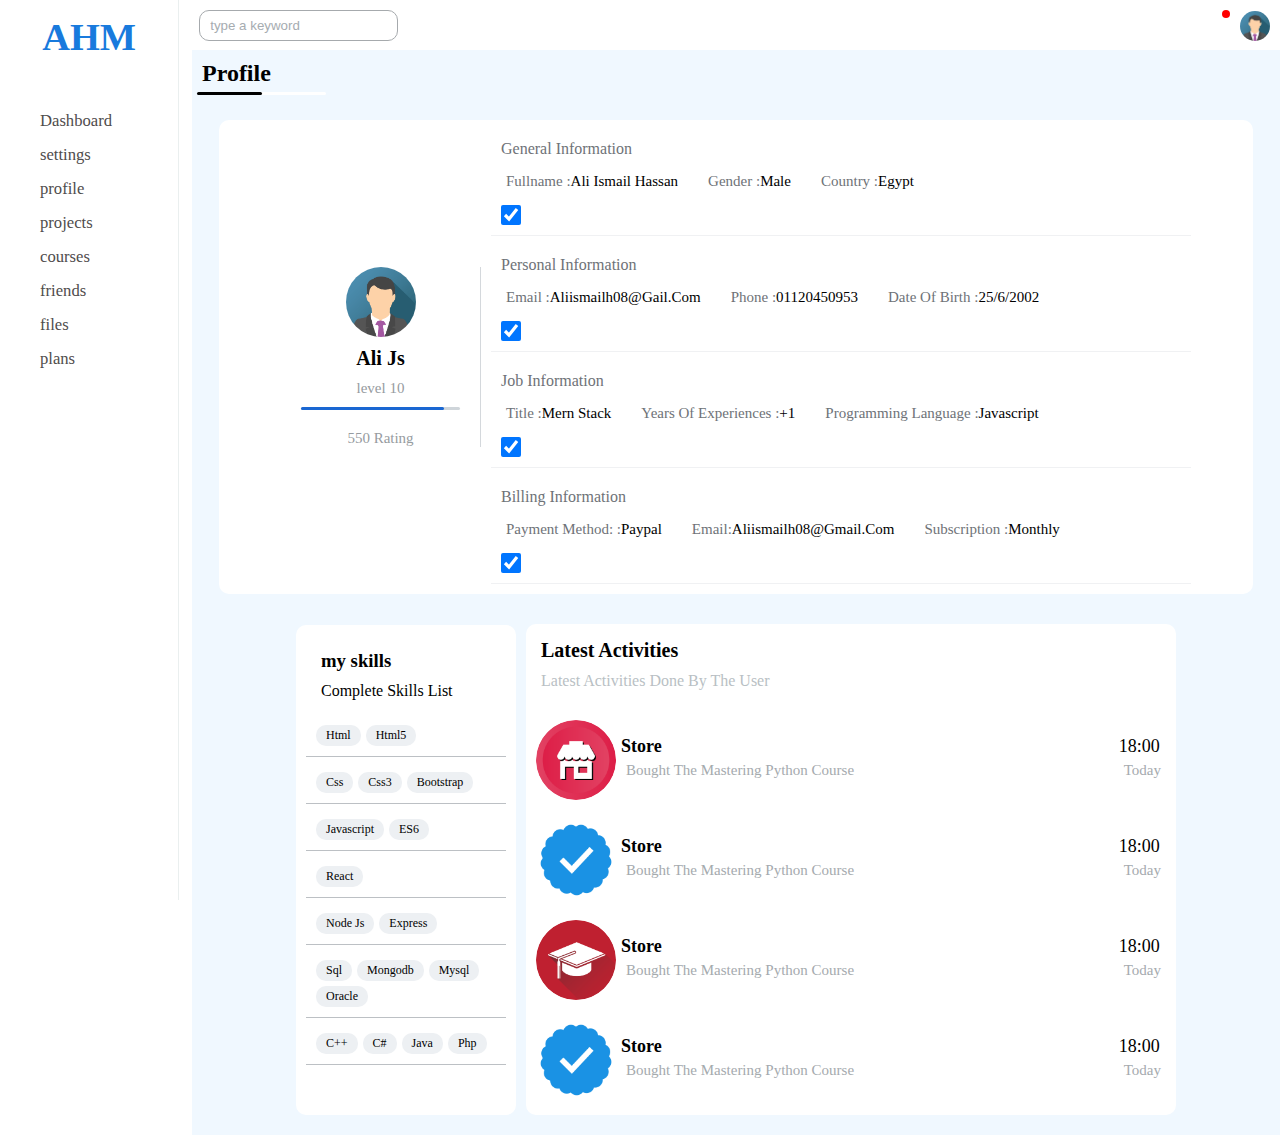
<file: profile.html>
<!DOCTYPE html>
<html lang="en">
<head>
    <meta charset="UTF-8">
    <meta http-equiv="X-UA-Compatible" content="IE=edge">
    <meta name="viewport" content="width=device-width, initial-scale=1.0">
    <title>Profile</title>
    <link rel="stylesheet" href="css/index.css">
    <link rel="stylesheet" href="css/profile.css">
    <link rel="stylesheet" href="https://cdnjs.cloudflare.com/ajax/libs/font-awesome/6.2.0/css/all.min.css"
    integrity="sha512-xh6O/CkQoPOWDdYTDqeRdPCVd1SpvCA9XXcUnZS2FmJNp1coAFzvtCN9BmamE+4aHK8yyUHUSCcJHgXloTyT2A=="
    crossorigin="anonymous" referrerpolicy="no-referrer" />
</head>
<body>
    <div class="navbar">
        <div class="logo">
            <h2>AHM</h2>
            <i class="fa-solid fa-circle"></i>
        </div>
        <nav>
            <ul>
                <li><a href="index.html"><i class="fa-regular fa-chart-bar fa-fw"></i><span>Dashboard</span></a></li>
                <li><a href="setting.html"> <i class="fa-solid fa-gear fa-fw"></i> <span>settings</span></a></li>
                <li><a href="profile.html"><i class="fa-regular fa-user fa-fw"></i><span>profile</span></a></li>
                <li><a href="projects.html"><i class="fa-solid fa-diagram-project fa-fw"></i><span>projects</span></a></li>
                <li><a href="courses.html"><i class="fa-solid fa-graduation-cap fa-fw"></i><span>courses</span></a></li>
                <li><a href="friends.html"><i class="fa-regular fa-circle-user fa-fw"></i><span>friends</span></a></li>
                <li><a href="files.html"><i class="fa-regular fa-file fa-fw"></i><span>files</span></a></li>
                <li><a href="plans.html"><i class="fa-regular fa-credit-card fa-fw"></i><span> plans</span></a></li>
            </ul>
       </nav>
      </div>
      <header class="header">
          <div class="form">
           <form action="#">
               <i class="fa-solid fa-magnifying-glass"></i>
               <input type="search" value="type a keyword">
           </form>
          </div>
          <div class="user">
           <i class="fa-regular fa-bell"></i>
           <img src="imgs/team-01.png">
          </div>
      </header>
      <div class="container">
        <div class="heading">
            <h2>profile</h2>
            <div class="layer1">
                <div class="layer2"></div>
            </div>
        </div>
        <div class="content">
            <div class="userinfo">
                <div class="person">
                    <img src="imgs/team-01.png" alt="user">
                    <h3>ali js</h3>
                    <span>level 10</span>
                    <div class="layer1">
                        <div class="layer2"></div>
                    </div>
                    <div class="star">
                        <i class="fa-solid fa-star"></i>
                        <i class="fa-solid fa-star"></i>
                        <i class="fa-solid fa-star"></i>
                        <i class="fa-solid fa-star"></i>
                        <i class="fa-solid fa-star"></i>
                    </div>
                    <span>550 Rating</span>
                </div>
                <div class="info">
                    <div class="info1">
                        <span>General Information</span>
                        <div class="info11">
                            <p><span>fullname :</span>ali ismail hassan</p>
                            <p><span>gender :</span>male</p>
                            <p><span>country :</span>egypt</p>
                        </div>
                        <input type="checkbox" checked>
                    </div>
                    <div class="info1">
                        <span>Personal Information</span>
                        <div class="info11">
                            <p><span>email :</span>aliismailh08@gail.com</p>
                            <p><span>phone :</span>01120450953</p>
                            <p><span>date of birth :</span>25/6/2002</p>
                        </div>
                        <input type="checkbox" checked>
                    </div>
                    <div class="info1">
                        <span>Job Information</span>
                        <div class="info11">
                            <p><span>title :</span>mern stack</p>
                            <p><span>years of experiences :</span>+1</p>
                            <p><span>programming language :</span>javascript</p>
                        </div>
                        <input type="checkbox" checked>
                    </div>
                    <div class="info1">
                        <span>Billing Information</span>
                        <div class="info11">
                            <p><span>Payment Method: :</span>paypal</p>
                            <p><span>email:</span>aliismailh08@gmail.com</p>
                            <p><span>Subscription :</span>monthly</p>
                        </div>
                        <input type="checkbox" checked>
                    </div>
                </div>
            </div>
            <div class="lastbox">
                <div class="myskills">
                    <div class="heading">
                        <h3>my skills</h3>
                        <p>Complete Skills List</p>
                    </div>
                    <div class="skills">
                     <div class="skill">
                         <span>html</span>
                         <span>html5</span>
                     </div>
                     <div class="skill">
                        <span>css</span>
                        <span>css3</span>
                        <span>bootstrap</span>
                    </div>
                    <div class="skill">
                        <span>javascript</span>
                        <span>ES6</span>
                    </div>
                    <div class="skill">
                        <span>react</span>
                    </div>
                    <div class="skill">
                        <span>node js</span>
                        <span>express</span>
                    </div>
                    <div class="skill">
                        <span>sql</span>
                        <span>mongodb</span>
                        <span>mysql</span>
                        <span>oracle</span>
                    </div>
                    <div class="skill">
                        <span>c++</span>
                        <span>c#</span>
                        <span>java</span>
                        <span>php</span>
                    </div>
                    </div>
                </div>
                <div class="latestactivity">
                    <div class="heading">
                        <h3>Latest Activities</h3>
                        <p>Latest Activities Done By The User</p>
                    </div>
                    <div class="activities">
                        <div class="active">
                            <div class="info">
                                <img src="imgs/activity-01.png" alt="activity-01">
                                <div class="text">
                                    <h4>store</h4>
                                    <p>Bought The Mastering Python Course</p>
                                </div>
                            </div>
                            <div class="date">
                                <span>18:00</span>
                                <p>today</p>
                            </div>
                        </div>
                        <div class="active">
                            <div class="info">
                                <img src="imgs/activity-03.png" alt="activity-01">
                                <div class="text">
                                    <h4>store</h4>
                                    <p>Bought The Mastering Python Course</p>
                                </div>
                            </div>
                            <div class="date">
                                <span>18:00</span>
                                <p>today</p>
                            </div>
                        </div>
                        <div class="active">
                            <div class="info">
                                <img src="imgs/activity-02.png" alt="activity-01">
                                <div class="text">
                                    <h4>store</h4>
                                    <p>Bought The Mastering Python Course</p>
                                </div>
                            </div>
                            <div class="date">
                                <span>18:00</span>
                                <p>today</p>
                            </div>
                        </div>
                        <div class="active">
                            <div class="info">
                                <img src="imgs/activity-03.png" alt="activity-01">
                                <div class="text">
                                    <h4>store</h4>
                                    <p>Bought The Mastering Python Course</p>
                                </div>
                            </div>
                            <div class="date">
                                <span>18:00</span>
                                <p>today</p>
                            </div>
                        </div>
                    </div>
                </div>
            </div>
        </div>
      </div> 
</body>
</html>
</file>
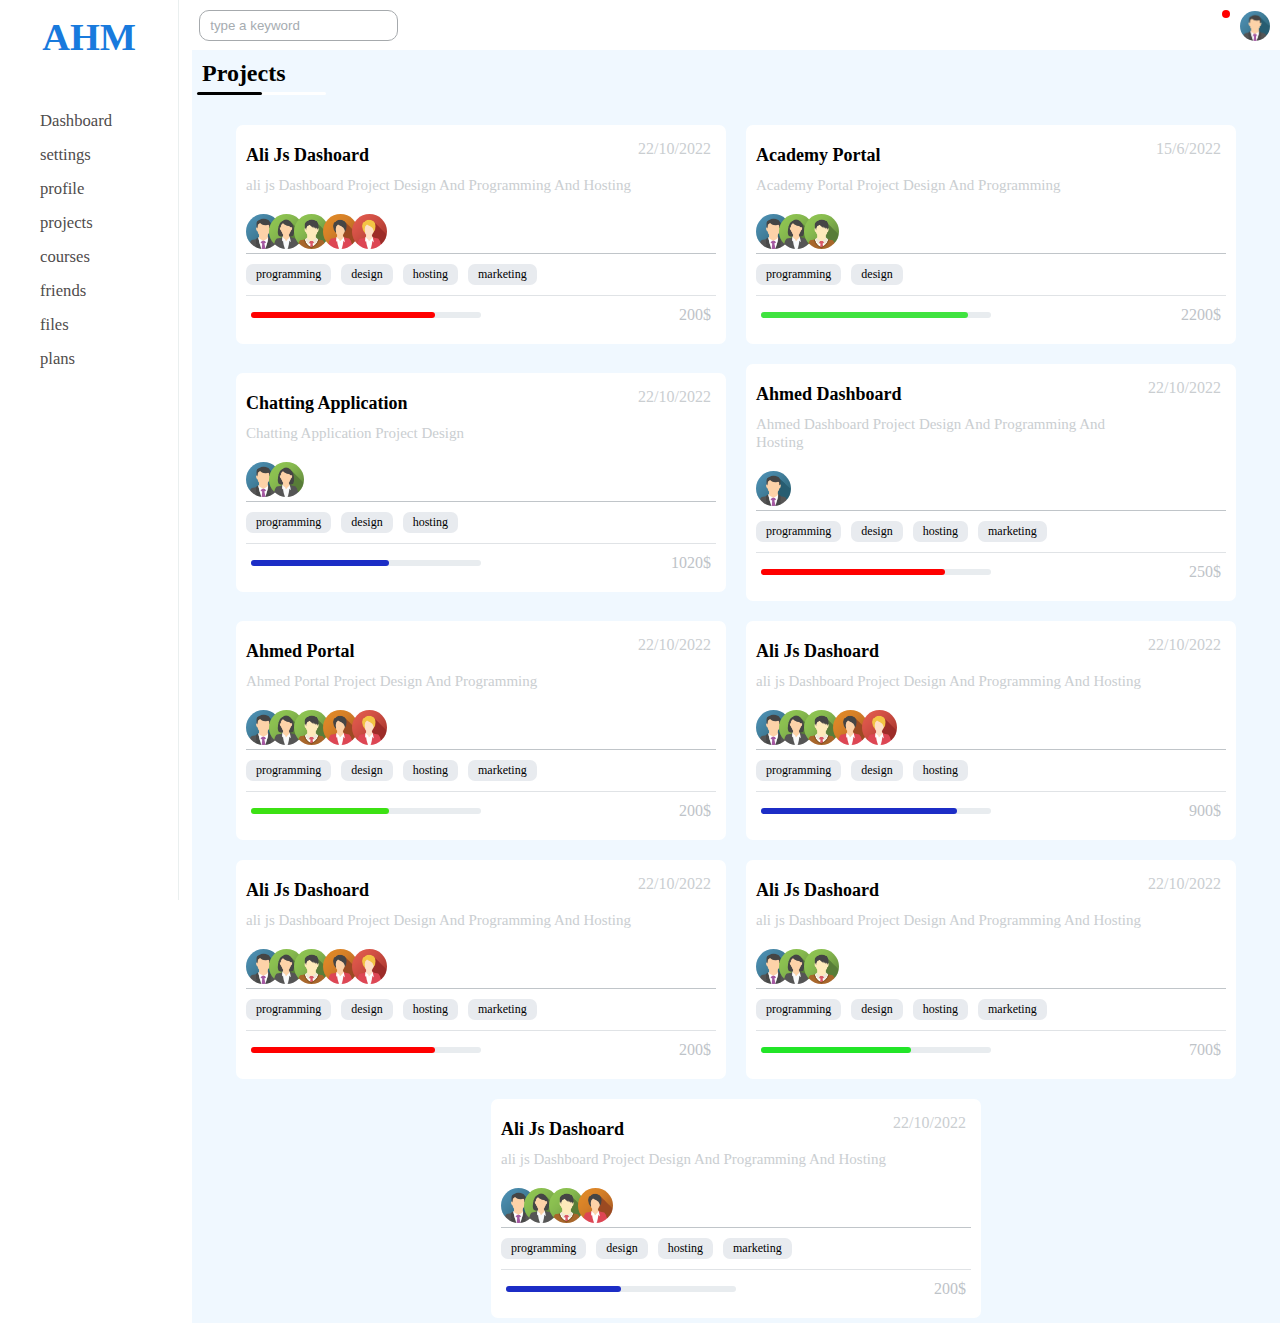
<file: projects.html>
<!DOCTYPE html>
<html lang="en">
<head>
    <meta charset="UTF-8">
    <meta http-equiv="X-UA-Compatible" content="IE=edge">
    <meta name="viewport" content="width=device-width, initial-scale=1.0">
    <title>projects</title>
     <link rel="stylesheet" href="css/projects.css"> 
      <link rel="stylesheet" href="css/index.css"> 
      <link rel="stylesheet" href="https://cdnjs.cloudflare.com/ajax/libs/font-awesome/6.2.0/css/all.min.css"
      integrity="sha512-xh6O/CkQoPOWDdYTDqeRdPCVd1SpvCA9XXcUnZS2FmJNp1coAFzvtCN9BmamE+4aHK8yyUHUSCcJHgXloTyT2A=="
      crossorigin="anonymous" referrerpolicy="no-referrer" />
</head>
<body>
    <div class="navbar">
        <div class="logo">
            <h2>AHM</h2>
            <i class="fa-solid fa-circle"></i>
        </div>
        <nav>
            <ul>
                <li><a href="index.html"><i class="fa-regular fa-chart-bar fa-fw"></i><span>Dashboard</span></a></li>
                <li><a href="setting.html"> <i class="fa-solid fa-gear fa-fw"></i> <span>settings</span></a></li>
                <li><a href="profile.html"><i class="fa-regular fa-user fa-fw"></i><span>profile</span></a></li>
                <li><a href="projects.html"><i class="fa-solid fa-diagram-project fa-fw"></i><span>projects</span></a></li>
                <li><a href="courses.html"><i class="fa-solid fa-graduation-cap fa-fw"></i><span>courses</span></a></li>
                <li><a href="friends.html"><i class="fa-regular fa-circle-user fa-fw"></i><span>friends</span></a></li>
                <li><a href="files.html"><i class="fa-regular fa-file fa-fw"></i><span>files</span></a></li>
                <li><a href="plans.html"><i class="fa-regular fa-credit-card fa-fw"></i><span> plans</span></a></li>
            </ul>
       </nav>
      </div>
      <header class="header">
          <div class="form">
           <form action="#">
               <i class="fa-solid fa-magnifying-glass"></i>
               <input type="search" value="type a keyword">
           </form>
          </div>
          <div class="user">
           <i class="fa-regular fa-bell"></i>
           <img src="imgs/team-01.png">
          </div>
      </header>

      <div class="container">
        <div class="heading">
            <h2>projects</h2>
            <div class="layer1">
                <div class="layer2"></div>
            </div>
        </div>
        <div class="content">
            <div class="project">
                <div class="details">
                    <div class="textdetails">
                       <div class="text">
                        <h4>ali js Dashoard</h4>
                        <span>ali js Dashboard Project Design And Programming And Hosting</span>
                       </div>
                       <div class="date">
                        <p>22/10/2022</p>
                       </div>
                    </div>
                    <div class="view">
                        <img src="imgs/team-01.png" alt="view">
                        <img style=" transform: translateX(-16px);"src="imgs/team-02.png" alt="view">
                        <img style=" transform: translateX(-30px);"src="imgs/team-03.png" alt="view">
                        <img style=" transform: translateX(-40px);"src="imgs/team-04.png" alt="view">
                        <img style=" transform: translateX(-50px);"src="imgs/team-05.png" alt="view">
                    </div>
                </div>
                <div class="features">
                    <span>programming</span>
                    <span>design</span>
                    <span>hosting</span>
                    <span>marketing</span>
                  
                </div>
                <div class="price">
                    <div class="progresslayer1">
                        <div class="layer2"></div>
                    </div>
                    <span>200$</span>
                </div>
            </div>
            <div class="project">
                <div class="details">
                    <div class="textdetails">
                       <div class="text">
                        <h4>Academy Portal</h4>
                        <span>Academy Portal Project Design And Programming</span>
                       </div>
                       <div class="date">
                        <p>15/6/2022</p>
                       </div>
                    </div>
                    <div class="view">
                        <img src="imgs/team-01.png" alt="view">
                        <img style=" transform: translateX(-16px);"src="imgs/team-02.png" alt="view">
                        <img style=" transform: translateX(-30px);"src="imgs/team-03.png" alt="view">
                    </div>
                </div>
                <div class="features">
                    <span>programming</span>
                    <span>design</span>  
                </div>
                <div class="price">
                    <div class="progresslayer1">
                        <div style="background-color:rgb(63, 227, 63) ; width:90%" class="layer2"></div>
                    </div>
                    <span>2200$</span>
                </div>
            </div>

            <div class="project">
                <div class="details">
                    <div class="textdetails">
                       <div class="text">
                        <h4>Chatting Application</h4>
                        <span>Chatting Application Project Design</span>
                       </div>
                       <div class="date">
                        <p>22/10/2022</p>
                       </div>
                    </div>
                    <div class="view">
                        <img src="imgs/team-01.png" alt="view">
                        <img style=" transform: translateX(-16px);"src="imgs/team-02.png" alt="view">
                    </div>
                </div>
                <div class="features">
                    <span>programming</span>
                    <span>design</span>
                    <span>hosting</span>    
                </div>
                <div class="price">
                    <div class="progresslayer1">
                        <div style="background-color:rgb(28, 45, 198) ; width:60%" class="layer2"></div>
                    </div>
                    <span>1020$</span>
                </div>
            </div>

            <div class="project">
                <div class="details">
                    <div class="textdetails">
                       <div class="text">
                        <h4>Ahmed Dashboard</h4>
                        <span>Ahmed Dashboard Project Design And Programming And Hosting</span>
                       </div>
                       <div class="date">
                        <p>22/10/2022</p>
                       </div>
                    </div>
                    <div class="view">
                        <img src="imgs/team-01.png" alt="view">
                    </div>
                </div>
                <div class="features">
                    <span>programming</span>
                    <span>design</span>
                    <span>hosting</span>
                    <span>marketing</span>
                  
                </div>
                <div class="price">
                    <div class="progresslayer1">
                        <div class="layer2" ></div>
                    </div>
                    <span>250$</span>
                </div>
            </div>

            <div class="project">
                <div class="details">
                    <div class="textdetails">
                       <div class="text">
                        <h4>Ahmed Portal</h4>
                        <span>Ahmed Portal Project Design And Programming</span>
                       </div>
                       <div class="date">
                        <p>22/10/2022</p>
                       </div>
                    </div>
                    <div class="view">
                        <img src="imgs/team-01.png" alt="view">
                        <img style=" transform: translateX(-16px);"src="imgs/team-02.png" alt="view">
                        <img style=" transform: translateX(-30px);"src="imgs/team-03.png" alt="view">
                        <img style=" transform: translateX(-40px);"src="imgs/team-04.png" alt="view">
                        <img style=" transform: translateX(-50px);"src="imgs/team-05.png" alt="view">
                    </div>
                </div>
                <div class="features">
                    <span>programming</span>
                    <span>design</span>
                    <span>hosting</span>
                    <span>marketing</span>
                  
                </div>
                <div class="price">
                    <div class="progresslayer1">
                        <div style="background-color:rgb(60, 225, 19) ; width:60%" class="layer2"></div>
                    </div>
                    <span>200$</span>
                </div>
            </div>

            <div class="project">
                <div class="details">
                    <div class="textdetails">
                       <div class="text">
                        <h4>ali js Dashoard</h4>
                        <span>ali js Dashboard Project Design And Programming And Hosting</span>
                       </div>
                       <div class="date">
                        <p>22/10/2022</p>
                       </div>
                    </div>
                    <div class="view">
                        <img src="imgs/team-01.png" alt="view">
                        <img style=" transform: translateX(-16px);"src="imgs/team-02.png" alt="view">
                        <img style=" transform: translateX(-30px);"src="imgs/team-03.png" alt="view">
                        <img style=" transform: translateX(-40px);"src="imgs/team-04.png" alt="view">
                        <img style=" transform: translateX(-50px);"src="imgs/team-05.png" alt="view">
                    </div>
                </div>
                <div class="features">
                    <span>programming</span>
                    <span>design</span>
                    <span>hosting</span>
                  
                </div>
                <div class="price">
                    <div class="progresslayer1">
                        <div style="background-color:rgb(28, 45, 198) ; width:85%" class="layer2"></div>
                    </div>
                    <span>900$</span>
                </div>
            </div>

            <div class="project">
                <div class="details">
                    <div class="textdetails">
                       <div class="text">
                        <h4>ali js Dashoard</h4>
                        <span>ali js Dashboard Project Design And Programming And Hosting</span>
                       </div>
                       <div class="date">
                        <p>22/10/2022</p>
                       </div>
                    </div>
                    <div class="view">
                        <img src="imgs/team-01.png" alt="view">
                        <img style=" transform: translateX(-16px);"src="imgs/team-02.png" alt="view">
                        <img style=" transform: translateX(-30px);"src="imgs/team-03.png" alt="view">
                        <img style=" transform: translateX(-40px);"src="imgs/team-04.png" alt="view">
                        <img style=" transform: translateX(-50px);"src="imgs/team-05.png" alt="view">
                    </div>
                </div>
                <div class="features">
                    <span>programming</span>
                    <span>design</span>
                    <span>hosting</span>
                    <span>marketing</span>
                  
                </div>
                <div class="price">
                    <div class="progresslayer1">
                        <div class="layer2"></div>
                    </div>
                    <span>200$</span>
                </div>
            </div>

            <div class="project">
                <div class="details">
                    <div class="textdetails">
                       <div class="text">
                        <h4>ali js Dashoard</h4>
                        <span>ali js Dashboard Project Design And Programming And Hosting</span>
                       </div>
                       <div class="date">
                        <p>22/10/2022</p>
                       </div>
                    </div>
                    <div class="view">
                        <img src="imgs/team-01.png" alt="view">
                        <img style=" transform: translateX(-16px);"src="imgs/team-02.png" alt="view">
                        <img style=" transform: translateX(-30px);"src="imgs/team-03.png" alt="view">
                    </div>
                </div>
                <div class="features">
                    <span>programming</span>
                    <span>design</span>
                    <span>hosting</span>
                    <span>marketing</span>
                  
                </div>
                <div class="price">
                    <div class="progresslayer1">
                        <div style="background-color:rgb(34, 229, 40) ; width:65%" class="layer2"></div>
                    </div>
                    <span>700$</span>
                </div>
            </div>
            <div class="project">
                <div class="details">
                    <div class="textdetails">
                       <div class="text">
                        <h4>ali js Dashoard</h4>
                        <span>ali js Dashboard Project Design And Programming And Hosting</span>
                       </div>
                       <div class="date">
                        <p>22/10/2022</p>
                       </div>
                    </div>
                    <div class="view">
                        <img src="imgs/team-01.png" alt="view">
                        <img style=" transform: translateX(-16px);"src="imgs/team-02.png" alt="view">
                        <img style=" transform: translateX(-30px);"src="imgs/team-03.png" alt="view">
                        <img style=" transform: translateX(-40px);"src="imgs/team-04.png" alt="view">
                    </div>
                </div>
                <div class="features">
                    <span>programming</span>
                    <span>design</span>
                    <span>hosting</span>
                    <span>marketing</span>
                  
                </div>
                <div class="price">
                    <div class="progresslayer1">
                        <div style="background-color:rgb(28, 45, 198) ; width:50%" class="layer2"></div>
                    </div>
                    <span>200$</span>
                </div>
            </div>
        </div>
      </div>
</body>
</html>
</file>
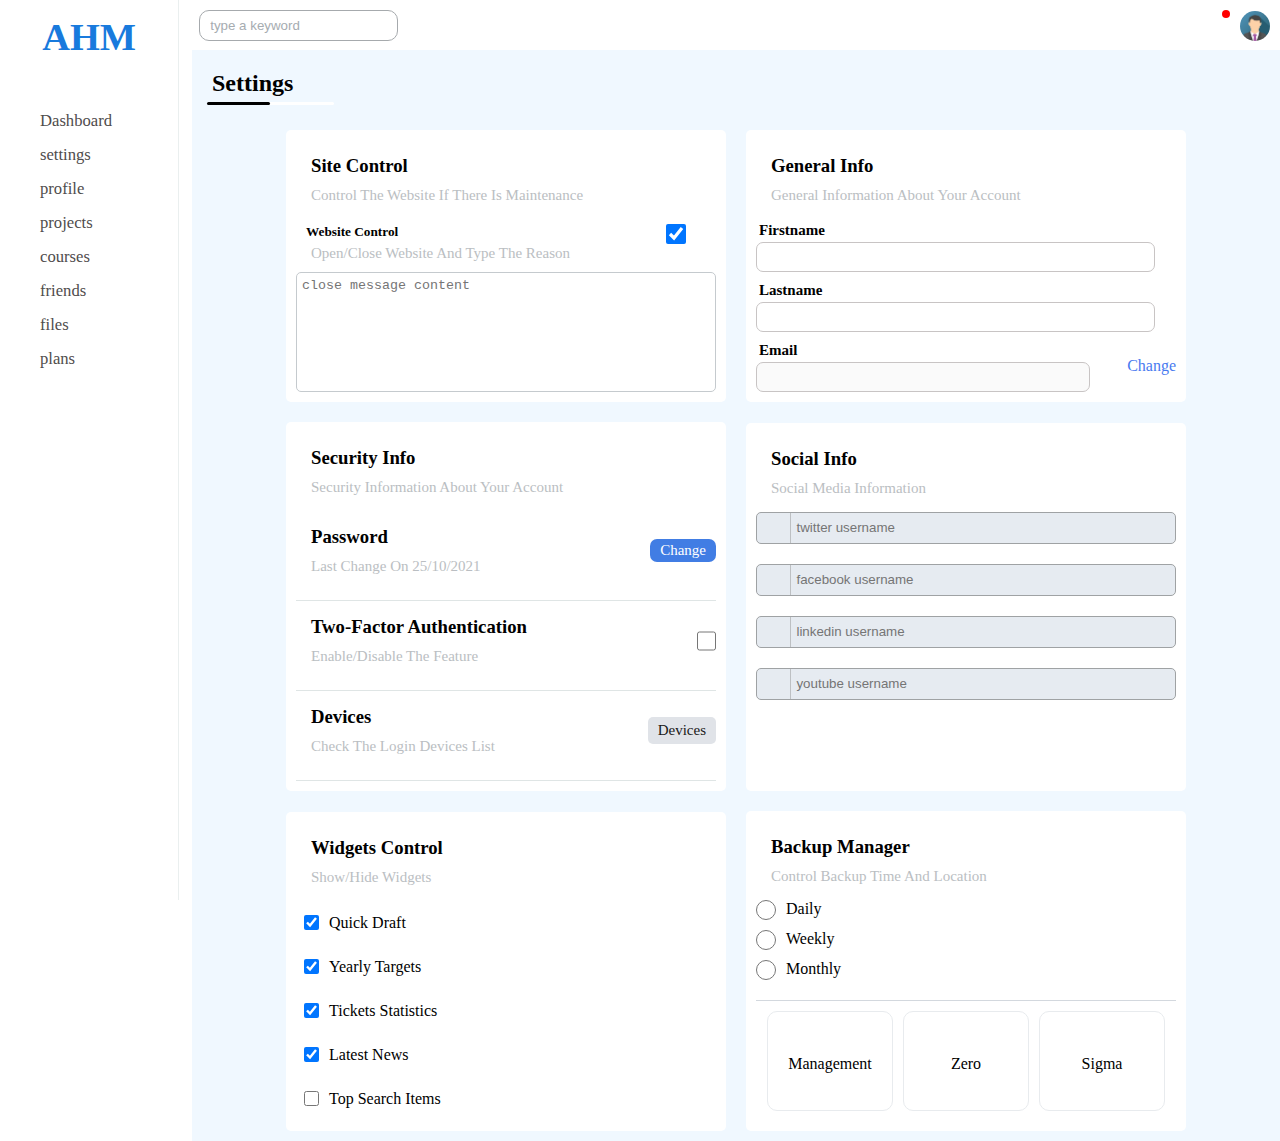
<file: setting.html>
<!DOCTYPE html>
<html lang="en">
<head>
    <meta charset="UTF-8">
    <meta http-equiv="X-UA-Compatible" content="IE=edge">
    <meta name="viewport" content="width=device-width, initial-scale=1.0">
    <title>Settings</title>
    <link rel="stylesheet" href="css/index.css">
    <link rel="stylesheet" href="css/settings.css">
    <link rel="stylesheet" href="https://cdnjs.cloudflare.com/ajax/libs/font-awesome/6.2.0/css/all.min.css"
        integrity="sha512-xh6O/CkQoPOWDdYTDqeRdPCVd1SpvCA9XXcUnZS2FmJNp1coAFzvtCN9BmamE+4aHK8yyUHUSCcJHgXloTyT2A=="
        crossorigin="anonymous" referrerpolicy="no-referrer" />
</head>
<body>
    <div class="navbar">
        <div class="logo">
            <h2>AHM</h2>
            <i class="fa-solid fa-circle"></i>
        </div>
        <nav>
            <ul>
                <li><a href="index.html"><i class="fa-regular fa-chart-bar fa-fw"></i><span>Dashboard</span></a></li>
                <li><a href="setting.html"> <i class="fa-solid fa-gear fa-fw"></i> <span>settings</span></a></li>
                <li><a href="profile.html"><i class="fa-regular fa-user fa-fw"></i><span>profile</span></a></li>
                <li><a href="projects.html"><i class="fa-solid fa-diagram-project fa-fw"></i><span>projects</span></a></li>
                <li><a href="courses.html"><i class="fa-solid fa-graduation-cap fa-fw"></i><span>courses</span></a></li>
                <li><a href="friends.html"><i class="fa-regular fa-circle-user fa-fw"></i><span>friends</span></a></li>
                <li><a href="files.html"><i class="fa-regular fa-file fa-fw"></i><span>files</span></a></li>
                <li><a href="plans.html"><i class="fa-regular fa-credit-card fa-fw"></i><span> plans</span></a></li>
            </ul>
       </nav>
      </div>
      <header class="header">
          <div class="form">
           <form action="#">
               <i class="fa-solid fa-magnifying-glass"></i>
               <input type="search" value="type a keyword">
           </form>
          </div>
          <div class="user">
           <i class="fa-regular fa-bell"></i>
           <img src="imgs/team-01.png">
          </div>
      </header>
      
      <div class="container">
        <div class="heading">
            <h2>settings</h2>
            <div class="layer1">
                <div class="layer2"></div>
            </div>
        </div>
        <div class="content">
            <div class="sitecontrol">
                <div class="heading">
                    <h3>Site Control</h3>
                  <p>Control The Website If There Is Maintenance</p>
                </div>
                <div class="control">
                    <div class="text">
                        <h5>Website Control</h5>
                        <p>Open/Close Website And Type The Reason</p>
                    </div>
                       <input type="checkbox" checked>
                </div>
                <textarea placeholder="close message content"></textarea>
            </div>
            <div class="sitecontrol sitecontrol2">
                <div class="heading">
                    <h3>General Info</h3>
                  <p>General Information About Your Account</p>
                </div>
                 <form action="#">
                    <div class="firstname">
                        <label for="fname">firstname</label>
                        <input type="text" id="fname">
                    </div>
                    <div class="lastname">
                        <label for="lname">lastname</label>
                        <input type="text" id="lname">
                    </div>
                    <div class="email">
                         <div class="emailinput">
                            <label for="email">email</label>
                            <input type="email" id="email" disabled>
                         </div>
                         <a href="setting.html">change</a>
                        </div>
                 </form>
            </div>
            <div class="sitecontrol security">
                <div class="heading">
                    <h3>Security Info</h3>
                  <p>Security Information About Your Account</p>
                </div>

                <div class="password">
                    <div class="heading">
                        <h3>Password</h3>
                      <p>Last Change On 25/10/2021</p>
                    </div>
                    <a href="setting.html">change</a> 
                </div>
                <div class="auth">
                    <div class="heading">
                        <h3>Two-Factor Authentication</h3>
                      <p>Enable/Disable The Feature</p>
                    </div>
                    <input type="checkbox"> 
                </div>
                <div class="device">
                    <div class="heading">
                        <h3>Devices</h3>
                      <p>Check The Login Devices List</p>
                    </div>
                    <a href="#">devices</a>
                </div>
            </div>

            <div class="sitecontrol socialinfo">
                <div class="heading">
                    <h3>Social Info</h3>
                  <p>Social Media Information</p>
                </div>
                <div class="social">
                    <div class="info">
                        <i class="fa-brands fa-twitter"></i>
                        <input type="text" placeholder="twitter username">
                    </div>
                    <div class="info">
                        <i class="fa-brands fa-facebook"></i>
                        <input type="text" placeholder="facebook username">
                    </div>
                    <div class="info">
                        <i class="fa-brands fa-linkedin"></i>
                        <input type="text" placeholder="linkedin username">
                    </div>
                    <div class="info">
                        <i class="fa-brands fa-youtube"></i>
                        <input type="text" placeholder="youtube username">
                    </div>
                </div>

            </div>
            <div class="sitecontrol WidgetsControl">
                <div class="heading">
                    <h3>Widgets Control</h3>
                  <p>Show/Hide Widgets</p>
                </div> 
                <div class="check">
                    <input type="checkbox" checked>
                    <p>Quick Draft</p>
                </div>  
                <div class="check">
                    <input type="checkbox" checked>
                    <p>Yearly Targets</p>
                </div>
                <div class="check">
                    <input type="checkbox" checked>
                    <p>Tickets Statistics</p>
                </div>
                <div class="check">
                    <input type="checkbox" checked>
                    <p>Latest News</p>
                </div>
                <div class="check">
                    <input type="checkbox">
                    <p>Top Search Items</p>
                </div>  
            </div>
            <div class="sitecontrol BackupManager">
                   <div class="heading">
                    <h3>Backup Manager </h3>
                  <p>Control Backup Time And Location</p>
                </div>
                <div class="radio">
                    <div class="check">
                        <input type="radio" id="daily">
                          <label for="daily">daily</label>
                    </div>
                    <div class="check">
                        <input type="radio" id="weekly">
                          <label for="weekly">weekly</label>
                    </div>
                    <div class="check">
                        <input type="radio" id="monthly">
                          <label for="monthly">monthly</label>
                    </div>
                </div>
                <div class="lastpart">
                    <div class="management">
                        <i class="fa-solid fa-server d-block mb-10"></i>
                        <span>management</span>
                    </div>
                    <div class="management">
                        <i class="fa-solid fa-server d-block mb-10"></i>
                        <span>zero</span>
                    </div>
                    <div class="management">
                        <i class="fa-solid fa-server d-block mb-10"></i>
                        <span>sigma</span>
                    </div>
                </div>
            </div>
        </div>
      </div>
</body>
</html>
</file>
<file: css/index.css>
*{
    margin: 0;
    padding: 0;
    box-sizing: border-box;
}
li{
    list-style-type: none;
}
a{
    text-decoration: none;
}
/* width */
 
::-webkit-scrollbar {
    width: 10px;
  }
  
  /* Track */
  ::-webkit-scrollbar-track {
    background: #f1f1f1;
  }
  
  /* Handle */
  ::-webkit-scrollbar-thumb {
    background: rgb(19, 113, 220);
  }
  
.navbar{
    width:14vw;
    min-height:100vh;
    position: absolute;
    top: 0px;
    left: 0px;
    background-color:white;
    border-right: 1px solid rgb(234, 239, 239);
    display:flex;
    align-items:flex-start;
    flex-direction: column;
    padding: 10px;
    gap: 30px;
}

.navbar .logo{
    width: 100%;
    padding: 5px;
    display: flex;
    align-items: center;
    justify-content: center;
    flex-direction: column;
}
.navbar .logo h2{
    text-transform:uppercase;
    color: rgb(24, 122, 221);
    text-align: center;
    font-size:3vw;
}
.navbar .logo h2::before{
    content:'';
    width: 20px;
    height: 10px;
    color:black;
    position: absolute;
    top: 100px;
    left: 100px;
}
.navbar .logo i{
    font-size:1vw;
    padding: 5px;
    color: rgb(24, 122, 221);
}
.navbar nav,.navbar nav ul{
    width: 100%;

}
.navbar nav ul li{
    padding: 7px;
    transition: .8s ease;
}
.navbar nav ul li:hover{
    background-color: rgb(245, 248, 248);
}
.navbar nav ul li a{
  color: rgb(79, 76, 76);
  font-size:1.3vw;
  display: flex;
  align-items: center;
  /* justify-content: center; */
  gap: 3px;

}
.navbar nav ul li a i{
    padding-right:20px;
}

/* header  */
.header{
    width: 86vw;
    position: absolute;
    top:0px;
    right: 0px;
    background-color: white;
    display: flex;
    align-items: center;
    justify-content: space-between;
    padding: 10px;
    /* border-bottom: 1px solid rgb(231, 227, 227); */
}
.header .form{
    padding: 0px 10px;
}
.header .form form{
    border: 1px solid rgb(166, 170, 173);
    padding: 2px 5px;
    border-radius: 10px;
}
.header .form form input{
    border:none;
    outline: none;
    padding: 5px;
    border-radius: 5px;
    color: rgb(166, 172, 177);
}
.header .form form i{
    font-size:13px;
    color: rgb(166, 172, 177);
}
.header .user {
    display: flex;
    align-items: center;
    justify-content: center;
    gap: 10px;
}
.header .user i::after{
   content: '';
   width: 8px;
   height: 8px;
   border-radius: 50%;
   position: absolute;
   background-color: red;
   top:10px;
   right:50px;
}
.header .user img{
    width:30px;
    height:30px;
    border-radius: 50%;
}


/* container */
.container{
    width: 85vw;
    min-height:100%;
    background-color:aliceblue;
    position: absolute;
    right: 0px;
    top:50px;
    display:flex;
    align-items:flex-start;
    flex-direction: column;
    gap: 20px;
}
.container .heading{
    width: 100%;
    padding: 5px;
}
.container .heading h2{
   padding: 5px;
   text-transform: capitalize;
}
.container .heading .layer1{
    width: 12%;
    height: 3px;
    background-color:white;
    border-radius: 3px;
}
.container .heading .layer2{
    width:50%;
    height: 3px;
    background-color:black;
    border-radius: 3px;
}
.container .content{
    width: 100%;
    display: flex;
    align-items: center;
    justify-content: center;
    flex-wrap:wrap ;
    gap: 20px;
}
.container .content .box{
    width: 490px;
    min-height:200px;  
    background-color: white;
    border-radius: 10px;
}

.container .content .box .boxpart1{
    border-bottom: 1px solid rgb(189, 195, 200);
}
.container .content .box .boxpart1 .welcome{
    background-color: rgb(243, 233, 221);
    display: flex;
    align-items: center;
    justify-content: space-between;
    padding: 10px;

}
.container .content .box .boxpart1 .welcome .text h4{
    color: black;
    text-transform: capitalize;
    padding: 10px;
    font-size: 20px;

}
.container .content .box .boxpart1 .welcome .text span{
    color: rgb(169, 172, 176);
    padding: 10px;
    text-transform: capitalize;
}
.container .content .box .boxpart1 .welcome .img img{
    width:150px;
}
.container .content .box .boxpart1 .userimg{
    width: 55px;
    height: 55px;
    border-radius: 50%;
    background-color: rgb(226, 219, 219);
    transform: translate(10px,-22px);


}
.container .content .box .boxpart1 .userimg img{
    width:55px;
    height: 55px;
    border-radius: 50%;
    padding: 5px;
}
.container .content .box .boxpart2{
    width: 100%;
    display: flex;
    align-items: center;
    justify-content: space-around;
    flex-wrap: wrap;
    padding: 10px;
    border-bottom: 1px solid rgba(202, 202, 206, 0.4);
}
.container .content .box .boxpart2 p{

    text-transform: capitalize;
    font-size:18px;
    padding: 5px;
}
.container .content .box .boxpart2 p.hint{
    color: rgb(204, 213, 220);
}
.container .content .box .boxpart3{
    width: 100%;
    height: 100px;
    display: flex;
    flex-direction: row-reverse;
    padding: 10px 10px 0px 0px;
}
.container .content .box .boxpart3 a{
    width: 60px;
    height: 20px;
    background-color: rgb(8, 125, 228);
    border-radius: 5px;
    color: white;
    padding-left:7px;
    font-size:1.2vw;
}

.container .content .box2 .head{
    width: 100%; 
    padding: 10px;
    display:flex;
    align-items:flex-start;
    flex-direction: column;
}
.container .content .box2 .head h3,p{
    padding:3px;
}
.container .content .box2 form{
    width: 100%;
    display: flex;
    align-items: center;
    justify-content: center;
    flex-direction:column;
    gap: 20px;
    padding: 10px;

}
.container .content .box2 form input{
    height: 30px;
}
.container .content .box2 form input,.container .content .box2 form textarea{
    width:95%;
    border:none;
    outline: none;
    background-color: rgb(227, 231, 235);
    padding: 5px;
    border-radius:5px;
}

.container .content .box2 form textarea{
    height: 150px;
    resize: none;
}
.container .content .box2 form .submit{
    background-color: rgb(40, 157, 241);
    color: white;
    cursor: pointer;
}
.container .content .box3content{
    width:100%;
    padding:10px 5px 20px 10px;
    display: flex;
    align-items: center;
    justify-content: center;
    flex-direction:column;
    gap: 20px;
}
.container .content .box3content .money{
    width: 100%;
    display: flex;
    align-items:flex-start;
    gap:10px;
}
.container .content .box3content .money .icon{
    width:80px;
    height: 80px;
    padding: 10px;
    background-color: rgb(176, 213, 246);
    display: flex;
    align-items: center;
    justify-content: center;
}
.container .content .box3content .money .icon i{
   color: blue;
   font-size: 20px;
}
.container .content .box3content .money .progress{
    width: 100%;
     display: flex;
     align-items:flex-start;
     flex-direction: column;
} 
.container .content .box3content .money .progress span{
    font-weight: bold;
    padding: 10px;
}
.container .content .box3content .money .progress .prohead{
    color: rgb(207, 214, 220); 
    padding: 5px 0px;
} 
.container .content .box3content .money .progress .layer1{
    width:80%;
    height: 2.5px;
    background-color: rgb(167, 209, 244);
    border-radius: 5px;
    position: relative;
}

.container .content .box3content .money .progress .layer2{
    width: 95%;
    height: 2.5px;
    background-color:rgb(19, 92, 227);
    border-radius: 5px;   
}
.container .content .box3content .money .progress .layer1::before{
    content: '85%';
    border-radius: 3px;
    color: white;
    position: absolute;
    top: -30px;
    right: 10px;
    background-color:rgb(19, 92, 227);
    font-size: 15px; 
}
.container .content .box3content .project .icon{
    background-color: rgb(235, 229, 179);
}
.container .content .box3content .project .icon i{
    background-color: rgb(142, 107, 11);
}
.container .content .box3content .project .progress .layer1{
  background-color: rgb(241, 210, 169); 
}
.container .content .box3content .project .progress .layer2{
  background-color: rgb(215, 131, 21); 
  width: 55%;     
}
.container .content .box3content .project .progress .layer1::before{
    content: '55%';
    right:120px;
    background-color: rgb(215, 131, 21); 
}

.container .content .box3content .team .icon{
    background-color: rgb(158, 239, 147);
}
.container .content .box3content .team .icon i{
    background-color: rgb(25, 148, 4);
}
.container .content .box3content .team .progress .layer1{
  background-color: rgb(100, 234, 73); 
}
.container .content .box3content .team .progress .layer2{
  background-color: rgb(14, 152, 9); 
  width: 55%;     
}
.container .content .box3content .team .progress .layer1::before{
    content: '75%';
    right:120px;
    background-color: rgb(48, 235, 57); 
}
.container .content .heading{
    padding: 10px;
}
.container .content .heading h3,p{
    padding: 5px;
}
.container .content .box4{
    min-height: 390px;
}
.container .content .box4content{
    width: 100%;
    height: 100%;
    display: flex;
    align-items: center;
    justify-content: center;
    flex-wrap: wrap;
    gap:20px; 
    padding:15px 0px 30px 0px;
}
.container .content .box4content .box31{
    border: 1px solid rgba(84, 149, 214, 0.467);
    min-width:200px;
    min-height:45%;
    display: flex;
    align-items: center;
    justify-content: center;
    flex-direction: column;
    gap:10px;
    padding:10px 0px;
    border-radius:10px;
}
.container .content .box4content .box31 i{
    color: rgb(201, 157, 68);
}
.container .content .box4content .box31 span{
    font-size: 20px;
    font-weight: bold;
}
.container .content .box4content .box31 span.hent{
    color: rgb(203, 208, 212);
    font-size: 15px;
}
.container .content .box5content{
    width: 100%;
    padding: 5px;
    display: flex;
    align-items: center;
    justify-content: center;
    flex-direction: column;
}
.container .content .box5content .news{
    width: 100%;
    padding: 10px 5px;
    display: flex;
    align-items: center;
    gap: 10px;
    border-bottom: 1px solid rgb(174, 177, 180);
}
.container .content .box5content .news img{
    width: 90px;
    height: 50px;
    border-radius: 5px;
}
.container .content .box5content .news .desc{
    width: 100%;
    display: flex;
    align-items: center;
    justify-content:space-between;
}
.container .content .box5content .news .desc .text p,.container .content .box6content .task .text p{
    text-transform: capitalize;
    font-size: 15px;
    font-weight: bold;

}
.container .content .box5content .news .desc .text span,.container .content .box6content .task .text span{
    font-size: 14px;
    color: rgb(186, 190, 193);
    font-family: sans-serif;
}
.container .content .box5content .news .desc .time{
    width: 80px;
    height: 20px;
    border-radius: 7px;
    background-color:rgb(227, 230, 233);
    padding-left:12px;
}
.container .content .box5content .news .desc .time span{
    color:black;
    font-family: sans-serif;
    font-size: 9px;
}
.container .content .box5content .hide{
    border-bottom: 0px;
}
.container .content .box6content,.container .content .box8content{
    width: 100%;
    padding: 5px;
    display: flex;
    align-items: center;
    flex-direction: column;
    gap: 10px;
}
.container .content .box6content .task{
    width: 100%;
    padding:9px 5px;
    display: flex;
    align-items: center;
    justify-content: space-between;
    border-bottom: 1px solid rgb(203, 206, 209);
}
.container .content .box6content .task .icon i{
  color: black;
}
.container .content .box6content .task .icon i:hover{
    color: rgb(235, 133, 133);
}

.container .content .head{
    display: flex;
    align-items: center;
    justify-content: space-between;
    padding:5px 10px;
}
.container .content .head span{
    text-transform: capitalize;
    color: rgb(198, 203, 208);
}
.container .content .searchcontent,.container .content .searchcontent .search{
    width: 100%;
    display: flex;
    align-items: center;
    padding: 9px 5px;
}
.container .content .searchcontent{
    flex-direction: column;
}
.container .content .searchcontent .search{
    justify-content: space-between;
}
.container .content .searchcontent .search p{
    text-transform: capitalize;
    font-size: 18px;
     font-weight: bold;
}
.container .content .searchcontent .search span{
    width: 40px;
    height: 20px;
    background-color: rgb(213, 211, 208);
    color:black;
    border-radius:5px;
    font-size: 13px;
    padding:3px 0px 0px 7px;

}

.container .content .box8content{
    padding: 0px 10px;
}
.container .content .box8content .file{
    width: 100%;
    display:flex;
    align-items: center;
    justify-content:space-between;
    border-bottom: 1px solid rgb(204, 208, 204);
}

.container .content .box8content .file .filecontent{
    display:flex;
    align-items: center;
    gap: 10px;
}
.container .content .box8content .file .filecontent img{
    width: 30px;
}
.container .content .box8content .file .filecontent .desc p{
    font-size: 15px;
    font-weight: bold;
}
.container .content .box8content .file .filecontent .desc span{
    text-transform: capitalize;
    color: rgb(199, 203, 206);
    font-size: 16px;
}
.container .content .box8content .size{
    width: 40px;
    height: 20px;
    background-color:rgb(225, 227, 230);
    border-radius: 5px;
    padding-left: 5px;
}
.container .content .box8content .size span{
    font-size: 12px;
}
/* box9 */
.container .content .containerprogress{
    width: 100%;
    display: flex;
    justify-content:space-between;
}
.container .content .containerprogress .progress{
    display: flex;
    align-items: flex-start;
    flex-direction: column;
    gap:15px;
    padding: 10px;
}
.container .content .containerprogress .progress .pro{
    display: flex;
    align-items: flex-start;
    gap:5px;
}
.container .content .containerprogress .progress .pro .layer1,.layerhide{
    width: 25px;
    height: 25px;
    border: 1.5px solid rgb(42, 132, 223);
    border-radius: 50%;
    padding:1px;
    position: relative;
}
@keyframes hideandshow {
     0%{
          background-color: rgb(94, 169, 234);  
     }
     50%{
        background-color: rgb(33, 136, 227);  
         
     }
     100%{
           background-color: white;
     }
}
.container .content .containerprogress .progress .pro .layer1 .layer2{
    width: 20px;
    height:20px;
    border-radius: 50%;
    background-color: rgb(33, 136, 227);
    transition:3s ease-in-out;
}
.container .content .containerprogress .progress .pro .layer1 .layer2.animate{
    animation-name: hideandshow;
    animation-iteration-count: infinite;
    animation-duration: 1s;
    animation-timing-function: ease-in-out;

}

.container .content .containerprogress .progress .pro .layer1::after{
    content: '';
    width:2px;
    height:20px;
    color:rgb(33, 136, 227) ;
    background-color: rgb(33, 136, 227);
    position:absolute;
    top:22px;
    left:9px;
}
.container .content .box9 .containerprogress .rocket img{
    width: 120px;
    opacity: .2;
}
/* box10 */
.container .content .box10 .reminds{
    width: 100%;
    display: flex;
    align-items: flex-start;
    flex-direction: column;
    gap: 5px;
    padding:0px 10px;
} 
.container .content .box10 .reminds .remind{
    width: 100%;
    display: flex;
    align-items:center;
    gap: 5px;
}
.container .content .box10 .reminds .remind i{ 
       font-size: 15px;
    color: rgb(55, 227, 55);
    padding: 0px 10px;
}
.container .content .box10 .reminds .remind .text{
    border-left: 1.5px solid rgb(55, 227, 55) ;
    padding: 1px;
}
.container .content .box10 .reminds .remind .text p{
    font-size: 18px;
    font-weight: bold;
    text-transform: capitalize;
}
.container .content .box10 .reminds .remind .text span{
    color: rgb(208, 205, 200);
    font-size: 15px;
}
/* box11 */
.container .content .box11 .user{
   width: 100%;
   display: flex;
   align-items: flex-start;
   gap: 10px;
    padding: 10px;
    border-bottom: 1px solid rgb(190, 194, 197);
}
.container .content .box11 .user img{
    width: 50px;
    height: 50px;
    border-radius: 50%;
}
.container .content .box11 .user p{
    font-size: 15px;
    text-transform: capitalize;
    font-weight: bold;
}
.container .content .box11 .user span{
    color: rgb(183, 188, 192);
    font-size: 15px;
    text-transform: capitalize;
}
.container .content .box11 .post{
    width: 100%;
    padding: 10px;
}
.container .content .box11 .post p{
    line-height: 30px;
    font-size: 15px;
    color: rgb(46, 48, 49);
    border-bottom: 1px solid rgb(190, 194, 197);

}
.container .content .box11 .react{
    width: 100%;
     display: flex;
     align-items: center;
     justify-content: space-between;
     padding: 10px;
     color: rgb(161, 165, 169);
}

/* box12 */
.container .content .box12 .socialmedia{
    width: 100%;
    display: flex;
    align-items: center;
    gap: 10px;
    flex-direction: column;
    padding: 10px;
}
.container .content .box12 .socialmedia .media{
    width: 100%;
    display: flex;
    align-items:center;
    padding: 0px 5px;
    gap:1px;
}
.container .content .box12 .socialmedia .media i{
    width: 50px;
    height: 50px;
    color: white;
    background-color:#1DA1F2;
    font-size:35px;
    padding: 5px;
}
.container .content .box12 .socialmedia .media .details{
    width: 100%;
    height: 50px;
    display: flex;
    justify-content: space-between;
    align-items:center;
    padding: 10px;
    background-color:rgb(181, 219, 245) ;
}
.container .content .box12 .socialmedia .media .details span{
     color: rgb(11, 129, 208);
     font-size: 15px;
     text-transform: capitalize;

}
.container .content .box12 .socialmedia .media .details a{
    background-color:#1DA1F2 ;
    padding: 3px 10px;
    border-radius: 5px;
    color: white;
    font-size: 15px;
    text-transform: capitalize;
}
/* box13 */
.container .content .box13{
    width:950px;
    overflow-x:auto;
}

.container .content .box13 table{
    width:900px;
    height: 100%;
    border-right: 1px solid rgb(222, 226, 230);
}
.container .content .box13 table tbody td{
    border-bottom: 1px solid rgb(222, 226, 230);
    border-left: 1px solid rgb(222, 226, 230);
    padding: 8px 10px;
    font-size: 15px;
}
.container .content .box13 table thead{
    width: 100%;
    padding: 20px;
    background-color: rgb(249, 227, 194);
}
.container .content .box13 table thead th{
    padding: 20px;
}

.container .content .box13 table tr{
    width: 100%;
    text-align: center;
}

.container .content .box13 table tbody tr:hover{
    background-color:rgb(244, 241, 241)
}
.container .content .box13 table tbody td img{
    width: 20px;
    height: 20px;
    border-radius: 50%;
}
.container .content .box13 table tbody tr td.status h6{
    background-color: rgb(237, 196, 108);
    padding: 3px 7px;
    border-radius: 5px;
    color: white;
    text-transform: capitalize;
    font-size: 15px;
}
@media (max-width:920px) {
    .navbar nav ul li a span{
        display: none;
    }  
    .navbar nav ul li a{
        font-size:3vw;
        justify-content: center;
      
      } 
      .container .content .box{
        width:95%;
    }
    .container .content .box .boxpart3 a{
        font-size: 4vw;
    }
    .container .content .box5content .news .desc{
        flex-wrap: wrap;
        justify-content:center;
        gap: 10px;
        text-align: center;
    }
    .container .content .box5content .news{
        flex-wrap: wrap;
        justify-content: center;
        gap: 10px;
    }
    
    .container .content .box9 .containerprogress .rocket img{
      display: none;
    }
}
@media (max-width:1024px) { 
      .container .content .box{
        width:90%;
    }
}
</file>
<file: css/courses.css>
.container .content{
    padding: 5px;
}
.container .content .course{
    max-width:235px;
    height: 340px;
    display: flex;
    align-items: center;
     flex-direction: column;
     gap: 10px;
     background-color: white;
     border-top-left-radius:7px;
}

.container .content .course .image{
    width:100%;
    height:60%;
    position:relative;
}
.container .content .course .image img{
    width: 100%;
    height: 100%;
    border-top-left-radius:7px;
}

.container .content .course .image .team{
    width: 65px;
    height: 65px;
    background-color: rgb(225, 229, 234);
    border-radius: 50%;
    padding: 3px;
    position: absolute;
    top: 15px;
    left: 8px;
}
.container .content .course .image .team img{
    width: 60px;
    height: 60px;
    border-radius: 50%;
}
.container .content .course .info{
     width: 100%;
     padding:5px 5px 12px 8px;
     display: flex;
     align-items:flex-start;
     flex-direction: column;
     border-bottom: 1px solid rgb(211, 215, 219);
}
.container .content .course .info h3{
    text-transform: capitalize;
    font-size: 15px;
    font-weight: bold;
}
.container .content .course .info p{
    font-size: 12px;
    color: rgb(175, 181, 186);
}
.container .content .course .info a{
    color: white;
    background-color: rgb(82, 117, 235);
    font-size: 1vw;
    padding:3px 5px;
    border-radius: 3px;
    transform: translate(70px,21px);
    text-transform: capitalize;
}
.container .content .course .view{
  width: 100%;
   display: flex;
   align-items: center;
   justify-content: space-between;
   padding:5px;
}
.container .content .course .view .person,.container .content .course .view .price{
    color: rgb(206, 213, 220);
    font-size: 15px;
}
</file>
<file: css/files.css>
.container .content{
    flex-wrap: nowrap;
    padding: 10px;
}
.container .content .subcontent{
    width: 80%;
    height: 100%;
    display: flex;
    align-items: center;
    justify-content: center;
    flex-wrap:wrap;
    gap:5px;
}

 .container .content .subcontent .file{
     width: 180px;
     min-height: 180px;
     background-color: white;
     border-radius: 5px;
     padding: 5px;
     display: flex;
     align-items:flex-start;
     gap: 10px;
     flex-direction: column;
 }
 .container .content .subcontent .file .filepart1{
    width: 100%;
    border-bottom: 1px solid rgb(231, 238, 238);
    display: flex;
    align-items:flex-start;
    flex-direction: column;
    gap: 10px;
    padding-bottom: 5px;
 }
 .container .content .subcontent .file .filepart1 i{
   color: rgb(201, 207, 212);
 }
 .container .content .subcontent .file .filepart1 h6{
    color: rgb(187, 190, 195);
    text-transform: capitalize;
    font-size: 15px;
    font-weight: bold;
 }
 .container .content .subcontent .file .filepart1 .info{
    width: 100%;
    display: flex;
    align-items: center;
    justify-content: center;
    flex-direction: column;
    gap: 5px;
 } 
 .container .content .subcontent .file .filepart1 .info img{
    width:60px;
 } 
 .container .content .subcontent .file .filepart2{
    width: 100%;
    display: flex;
    align-items: center;
    justify-content: space-between;

 }
 .container .content .subcontent .file .filepart2 span{
    color: rgb(201, 205, 210);
    font-size: 15px;
 }
 
.container .content .statstic{
    width: 22%;
    height: 100%;
    display: flex;
    align-items:center;
    flex-direction: column;
    background-color: white;
    padding: 10px;
    gap: 10px;
    border-radius: 5px;
    transform: translateY(-370px);
}
.container .content .statstic .content{
    width: 100%;
    display: flex;
    align-items: center;
    justify-content: center;
    gap: 10px;
    flex-direction: column;
    border-bottom: 1px solid rgb(210, 213, 216);
    padding-bottom: 10px;
} 
.container .content .statstic .filestatistc{
    width: 100%;
    display: flex;
    align-items: center;
    justify-content:space-between;
    border: 1px solid rgb(111, 172, 234); 
    padding: 5px;
    border-radius: 7px; 
 
}
.container .content .statstic .content .filestatistc i{
    width: 30px;
    height:30px;
    background-color: rgb(168, 200, 244);
    padding:12px 0px 0px 9px;
    color: rgb(79, 160, 230);
}
.container .content .statstic .filestatistc p{
    font-size: 15px;
}
.container .content .statstic .filestatistc span{
    color: rgb(177, 180, 184);
    font-size: 15px;
}
.container .content .statstic .filestatistc .count{
    display: flex;
    align-items: center;
    flex-direction: column;
}
.container .content .statstic a{
    color: white;
    text-transform: capitalize;
    background-color: rgb(83, 122, 238);
    font-size:15px;
    padding:5px 10px;
    border-radius: 5px;

}

@media (max-width:920px) {
    .container .content{
        flex-direction: column-reverse;
    }
    .container .content .statstic{
        transform: translateY(0px);
        width: 90%;
    }
    .container .content .subcontent{
        width: 90%;
    }
    .container .content .subcontent .file{
        width: 100%;
    }
}
</file>
<file: css/friends.css>
.container .content{
    padding: 10px;
  }
.container .content .friend{
    width: 236px;
    min-height: 250px;
    background-color: white;
    display: flex;
    align-items:center;
    flex-direction: column;
    border-radius: 5px;
    padding: 10px;
}

.container .content .friend .person{
    width: 100%;
    display: flex;
    flex-direction: column;
    gap: 10px;
    padding-bottom:10px;
    border-bottom: 1px solid rgb(221, 224, 227);
}
.container .content .friend .person .contact{
    display: flex;
    align-items: flex-start;
    gap: 10px;
}
.container .content .friend .person .contact i{
    width: 25px;
    height:25px;
    border-radius: 50%;
    padding: 5px;
    background-color: rgb(219, 223, 227);
    color:black;
    font-size: 15px;
}
.container .content .friend .person .contact i:hover{
    color:white;
    background-color: rgb(33, 81, 227);
}
.container .content .friend .person .profile{
    display: flex;
    align-items: center;
    justify-content: center;
    flex-direction: column;
}
.container .content .friend .person .profile img{
     width: 80px;
     height: 80px;
     border-radius: 50%;

}
.container .content .friend .person .profile h3{
    text-transform: capitalize;
    font-size: 20px;
    font-weight: bold;
    padding: 7px;
}
.container .content .friend .person .profile span{
    color: rgb(176, 182, 188);
    text-transform: capitalize;
}
.container .content .friend .details{
    width: 100%;
    border-bottom: 1px solid rgb(221, 221, 226);
    padding: 5px;
    display: flex;
    align-items:flex-start;
    gap: 5px;
    flex-direction: column;
}
.container .content .friend .details .detail{
    display: flex;
    align-items: center;
    gap: 5px;
    padding:2px;
    color: rgb(115, 120, 124);
}
.container .content .friend .controlpanale{
     width: 100%;
     display: flex;
     align-items: center;
     justify-content: space-between;
}
.container .content .friend .controlpanale p{
    color: rgb(186, 193, 198);
    font-size: 13px;
}
.container .content .friend .controlpanale .control{
    display:flex;
    align-items: center;
    justify-content: center;
    gap: 10px;
}
.container .content .friend .controlpanale .control a.profile{
    background-color: rgb(25, 80, 174); 
}
.container .content .friend .controlpanale .control a.block{
    background-color: rgb(195, 36, 36); 
}
.container .content .friend .controlpanale .control a.block,.container .content .friend .controlpanale .control a.profile{
    text-transform: capitalize;
    color: white;
    font-size: 12px;
    border-radius: 3px;
    padding: 2px 14px;
}
@media (max-width:820px) {
    .container .content .friend{
        width:100%;
    }
}
</file>
<file: css/plans.css>
.container .content{
    padding: 10px;
}
.container .content .plan{
    width: 490px;
    min-height: 300px;
    display: flex;
    flex-direction: column;
    align-items:flex-start;
    background-color: white;
    padding: 10px;
    gap: 10px;
}
.container .content .plan .border{
    width: 100%;
    border: 2px solid rgb(69, 220, 31);
    padding: 2px;
}
.container .content .plan .border .heading{
    width: 100%;
    background-color: rgb(65, 214, 32);
    display:flex;
    align-items: center;
    justify-content: center;
    flex-direction: column;
}
.container .content .plan .border .heading span,sup{
    color: white;
    font-size:30px;
    text-transform: capitalize;
}
.container .content .plan .features{
    width: 100%;
    display: flex;
    align-items:flex-start;
    flex-direction: column;
}
.container .content .plan .features .feature{
    width: 100%;
    display: flex;
    align-items:flex-start;
    justify-content: space-between;
    border-bottom: 1px solid rgb(217, 221, 225);
   padding:10px 5px;
}
.container .content .plan .features .feature .feat{
    display: flex;
    align-items: center;
}
.container .content .plan .features .feature .feat i{
    color:rgb(28, 209, 28);
}
.container .content .plan .features .feature .feat p{
    font-size: 15px;
}
.container .content .plan .features .feature i.fa-circle-info{
    color: rgb(130, 132, 134);
}
.container .content .plan a{
    background-color: rgb(15, 184, 15);
    color: white;
    padding: 5px 10px;
    font-size: 15px;
    border-radius: 5px;
}
</file>
<file: css/profile.css>
.container .content .userinfo{
     width:95%;
     background-color: white;
     border-radius: 10px;
     display: flex;
     align-items:center;
     justify-content: center;
     gap: 10px;
     padding: 10px;
     flex-wrap: wrap;
}
.container .content .userinfo .person{
    width:200px;
    display: flex;
    align-items: center;
    justify-content:center;
    flex-direction: column;
    gap: 10px;
    border-right: 1px solid rgb(212, 216, 220);
}
.container .content .userinfo .person img{
    width:70px;
    height:70px;
    border-radius: 50%;
}
.container .content .userinfo .person h3{
    text-transform: capitalize;
    font-size: 20px;
    font-weight: bold;
}
.container .content .userinfo .person span{
    color: rgb(150, 155, 160);
    font-size: 15px;
}
.container .content .userinfo .person .layer1,.container .content .userinfo .person .layer2{
    height:3px;
    border-radius: 5px;
}
.container .content .userinfo .person .layer1{
    width: 80%;
    background-color: rgb(207, 213, 218);
}
.container .content .userinfo .person .layer2{
    width: 90%;
    background-color: rgb(26, 103, 210);
}
.container .content .userinfo .person .star i{
    color: rgb(237, 207, 33); 
    font-size: 10px;
}
.container .content .userinfo .info{
    width: 700px;
    display: flex;
    flex-direction: column;
    flex-wrap: wrap;
    gap: 10px;
    align-items: flex-start;
}
.container .content .userinfo .info .info1{
     width: 100%;
     display:flex;
     justify-content:center;
     align-items:flex-start;
     flex-direction: column;
     flex-wrap: wrap;
    border-bottom: 1px solid rgb(240, 241, 243);
    padding: 10px;
    gap: 10px;
}
.container .content .userinfo .info .info1:hover{
    background-color: rgb(237, 240, 243);
}

.container .content .userinfo .info .info1 .info11{
    width: 100%;
    display:flex;
    flex-wrap: wrap;
    gap: 20px;
}
.container .content .userinfo .info .info1 p{
    text-transform: capitalize;
    font-size:15px;
}
.container .content .userinfo .info .info1 input{
    width:20px;
    height: 20px;
}
.container .content .userinfo .info .info1 span{
    color: rgb(110, 114, 119);
    text-transform: capitalize;
}
.container .content .lastbox{
    width:95%;
    display: flex;
    align-items: center;
    justify-content: center;
    gap: 10px;
    flex-wrap: wrap;
    padding:10px 5px 20px 5px;
}
.container .content .myskills{
     width: 220px;
     height: 490px;
     background-color: white;
     border-radius: 10px;
     display: flex;
     align-items: flex-start;
     flex-direction: column;
     padding: 10px;
} 
.container .content .myskills .skills{
    width: 100%;
    display: flex;
    align-items: flex-start;
    gap: 5px;
    flex-direction: column;
}
.container .content .myskills .skills .skill{
    width: 100%;
    border-bottom:1px solid rgb(188, 192, 196) ;
    padding: 10px;
    display: flex;
    align-items:flex-start;
    flex-wrap: wrap;
     gap: 5px;
}
.container .content .lastbox .myskills .skills .skill span{
    color: black;
    font-size: 12px;
    padding:3px 10px;
    text-transform: capitalize;
    background-color: rgb(237, 240, 243);
    border-radius: 10px;
}
.container .content .lastbox .latestactivity{
    width: 650px;
    background-color: white;
    border-radius: 10px;
}
.container .content .lastbox .latestactivity .heading{
    width: 100%;
    display: flex;
    flex-direction: column;
}
.container .content .lastbox .latestactivity .heading h3{
    font-size: 20px;
    font-weight: bold;
    text-transform: capitalize;
}
.container .content .lastbox .latestactivity .heading p{
    color: rgb(185, 191, 196);
}
.container .content .lastbox .latestactivity .activities{
    width: 100%;
    display: flex;
    align-items: center;
    flex-direction: column;
    gap: 10px;
    padding:10px;
}
.container .content .lastbox .latestactivity .activities .active{
    width: 100%;
    display: flex;
    align-items: center;
    justify-content: space-between;
    padding: 5px 0px;
}
.container .content .lastbox .latestactivity .activities .active .info{
    display: flex;
    align-items: center;
    gap: 5px;
}
.container .content .lastbox .latestactivity .activities .active .info img{
    width: 80px;
    border-radius: 50%;
}
.container .content .lastbox .latestactivity .activities .active .info h4,.container .content .lastbox .latestactivity .activities .active .date span{
    text-transform: capitalize;
    font-size: 18px;
}
.container .content .lastbox .latestactivity .activities .active .info p,.container .content .lastbox .latestactivity .activities .active .date p{
    font-size: 15px;
    color: rgb(165, 170, 174);
    text-transform: capitalize;
}
@media (max-width:920px) {
    .container .content .userinfo .info .info1{
        align-items: center;
        justify-content: center;
    } 
    .container .content .userinfo .info .info1 .info11{
        align-items: center;
        justify-content: center;
    } 
    .container .content .userinfo .person{
        border: 0px;
    }
    .container .content .myskills{
        width: 100%;
    }
    .container .content .lastbox .latestactivity{
        width:100%;
    }
    .container .content .lastbox .latestactivity .activities .active{
          align-items: center;
          justify-content: center;
          flex-direction: column;
    }
    .container .content .lastbox .latestactivity .activities .active .info{
        flex-direction: column;
    }
    .container .content .lastbox .latestactivity .activities .active .info .text{
        text-align: center;
    }
}
</file>
<file: css/projects.css>
.container .content{
    padding: 5px;  
}
.container .content .project{
    width: 490px;
    min-height: 200px;
    background-color: white;
    border-radius:7px;
    display: flex;
    flex-direction: column;
    align-items:center;
    padding: 10px;
}

.container .content .project .details{
     width: 100%;
     display:flex;
     align-items:flex-start;
     gap: 20px;
     border-bottom:1px solid rgb(192, 197, 201) ;
     flex-direction: column;
}
.container .content .project .details .textdetails{
    width: 100%;
    display: flex;
    justify-content: space-between;
}
.container .content .project .details .textdetails .text h4{
    font-size: 18px;
     font-weight: bold;
     text-transform: capitalize;
     padding: 10px 0px;
}
.container .content .project .details .textdetails .text span{
    color: rgb(202, 206, 209);
    font-size: 15px;
}
.container .content .project .details .textdetails .date p{
    color: rgb(202, 206, 209);
}
.container .content .project .details .view img{
  width: 35px;
  height:35px;
  border-radius: 50%;
}

.container .content .project .features{
    width: 100%;
    padding: 10px 0px;
    border-bottom: 1px solid rgb(224, 227, 230);
    display: flex;
    align-items:center;
    gap: 10px;
}
.container .content .project .features span{
    background-color: rgb(232, 235, 239);
    padding:3px 10px;
    border-radius:7px;
    font-size: 12px;
}
.container .content .project .price{
    width: 100%;
    padding: 10px 5px;
    display: flex;
    align-items: center;
    justify-content: space-between;
}
.container .content .project .price .progresslayer1,.container .content .project .price .progresslayer1 .layer2{
    height: 6px;
    border-radius: 5px;
}
.container .content .project .price .progresslayer1{
    width:50%;
    background-color: rgb(232, 236, 239);
}
.container .content .project .price .progresslayer1 .layer2{
    width: 80%;
    background-color: red;
}
.container .content .project .price span{
    color: rgb(190, 195, 200);
}
</file>
<file: css/settings.css>
.container{
    padding: 10px;
 }
.sitecontrol{
    width: 440px;
    min-height: 200px;
    background-color: white;
    display: flex;
    align-items:center;
    flex-direction: column;
    padding: 10px 10px;
    border-radius: 5px;
}
.sitecontrol .heading{
    width: 100%;
}
.sitecontrol .heading h3{
    text-transform: capitalize;
    font-weight: bold;
}
.sitecontrol .heading p,.sitecontrol .control .text p{
    color: rgb(186, 190, 194);
    font-size: 15px;
}
.sitecontrol .control{
    width: 100%;
    display: flex;
    justify-content: space-between;
    padding: 5px 10px;
}
.sitecontrol .control .text h5{
    font-weight: bold;
}

.sitecontrol .control input{
    width:60px;
    height:20px;
}
.sitecontrol textarea{
    width:100%;
    height:120px;
    border: 1px solid rgb(197, 202, 206);
    resize: none;
    outline: none;
    border-radius: 5px;
    padding: 5px;
}
/* box2 */
.container .content .sitecontrol2 form{
  width: 100%;
  display: flex;
  align-items: center;
  justify-content: center;
  flex-direction: column;
  gap:7px;  
}
.container .content .sitecontrol2 form div{
  width: 100%;
  display: flex;
  align-items: flex-start;
  flex-direction: column;
}
.container .content .sitecontrol2 form div input{
    width:95%;
    border-radius: 7px;
    height: 30px;
    border: 1px solid rgb(200, 196, 196);
    outline: none;
}
.container .content .sitecontrol2 form div label{
    font-size:15px;
    font-weight: bold;
    text-transform: capitalize;
    padding: 3px;

}
.container .content .sitecontrol2 form div.email{
    flex-direction: row;
    align-items: center;
}
.container .content .sitecontrol2 form div.email .emailinput input{
    width: 90%;
}
.container .content .sitecontrol2 form div.email a{
    color:rgb(72, 122, 240);
    text-transform: capitalize;
}
.container .content .security .password ,.auth,.device{
     width: 100%;
     display: flex;
     align-items:center;
     justify-content: space-between;
     justify-content: center;
     padding-bottom: 10px;
     border-bottom:1px solid rgb(223, 229, 229);
}
.container .content .security .password a{
    background-color: rgb(65, 125, 228);
    color: white;
    text-transform: capitalize;
    padding:3px 10px;
    border-radius: 7px;
    font-size: 15px;
}
.container .content .security .auth input{
    width: 20px;
    height: 20px;
}
.container .content .security .device a{
    background-color: rgb(224, 227, 232);
    color: rgb(26, 25, 25);
    text-transform: capitalize;
    padding: 5px 10px;
    border-radius: 5px;
    font-size: 15px;
}
.container .content .socialinfo{
    min-height: 368px;
}
.container .content .socialinfo .social{
    width: 100%;
    /* border: 1px solid #456; */
    display: flex;
    align-items:center;
    justify-content: center;
    flex-direction: column;
    gap:20px;
}
.container .content .socialinfo .social .info{
    width: 100%;
    display: flex;
    align-items: flex-start;
    border: 1px solid rgb(159, 162, 164);
    border-radius: 5px;
    background-color: rgb(230, 235, 241);

}

.container .content .socialinfo .social .info i{
    width: 8%;
    padding: 5px;
    color: rgb(164, 168, 171);
}
.container .content .socialinfo .social .info input{
    width: 90%;
    height: 30px;
    border: 1px;
    border-left: 1px solid rgb(189, 192, 195);
    outline: none;
    background-color: rgb(230, 235, 241);
    padding: 5px;
}

.container .content .WidgetsControl .check{
    width: 100%;
    display: flex;
    align-items: center;
    gap: 5px;
    padding: 8px;
}
.container .content .WidgetsControl .check input{
    width: 15px;
    height: 15px;
}
.container .content .BackupManager .radio{
    width: 100%;
    display: flex;
    align-items:flex-start;
    flex-direction: column;
    gap: 10px;
    padding-bottom: 20px;
    border-bottom: 1px solid rgb(211, 216, 222);
}
.container .content .BackupManager{
    min-height: 320px;
}
.container .content .BackupManager .radio .check{
    width: 100%;
    display: flex;
    align-items: flex-start;
    gap:10px;
}
.container .content .BackupManager .radio .check input{
    width:20px;
    height: 20px;
}
.container .content .BackupManager .radio .check label{
    text-transform: capitalize;

}
.container .content .BackupManager .lastpart{
     width: 100%;
     display: flex;
     align-items: center;
     justify-content: center;
     gap: 10px;
     padding: 10px 0px;
}
.container .content .BackupManager .lastpart .management{
    display: flex;
    flex-direction: column;
    align-items: center;
    justify-content: center;
    width:30%;
    height: 100px;
    gap: 5px;
    border: 1px solid rgb(232, 235, 238);
    padding: 15px;
    border-radius: 10px;
}
.container .content .BackupManager .lastpart .management:hover{
    border: 1.5px solid rgb(40, 126, 212); 
}
.container .content .BackupManager .lastpart .management:hover i{
   color:rgb(65, 136, 207); 
}
.container .content .BackupManager .lastpart .management span{
    text-transform: capitalize;
}
.container .content .BackupManager .lastpart .management:hover span{
    color:rgb(65, 136, 207); 
 }

 @media (max-width:1024px) {
    .sitecontrol{
        width: 95%;
        
    }
    .container .content .BackupManager .lastpart .management span{
        font-size: 4vw;
    }
 }
</file>
